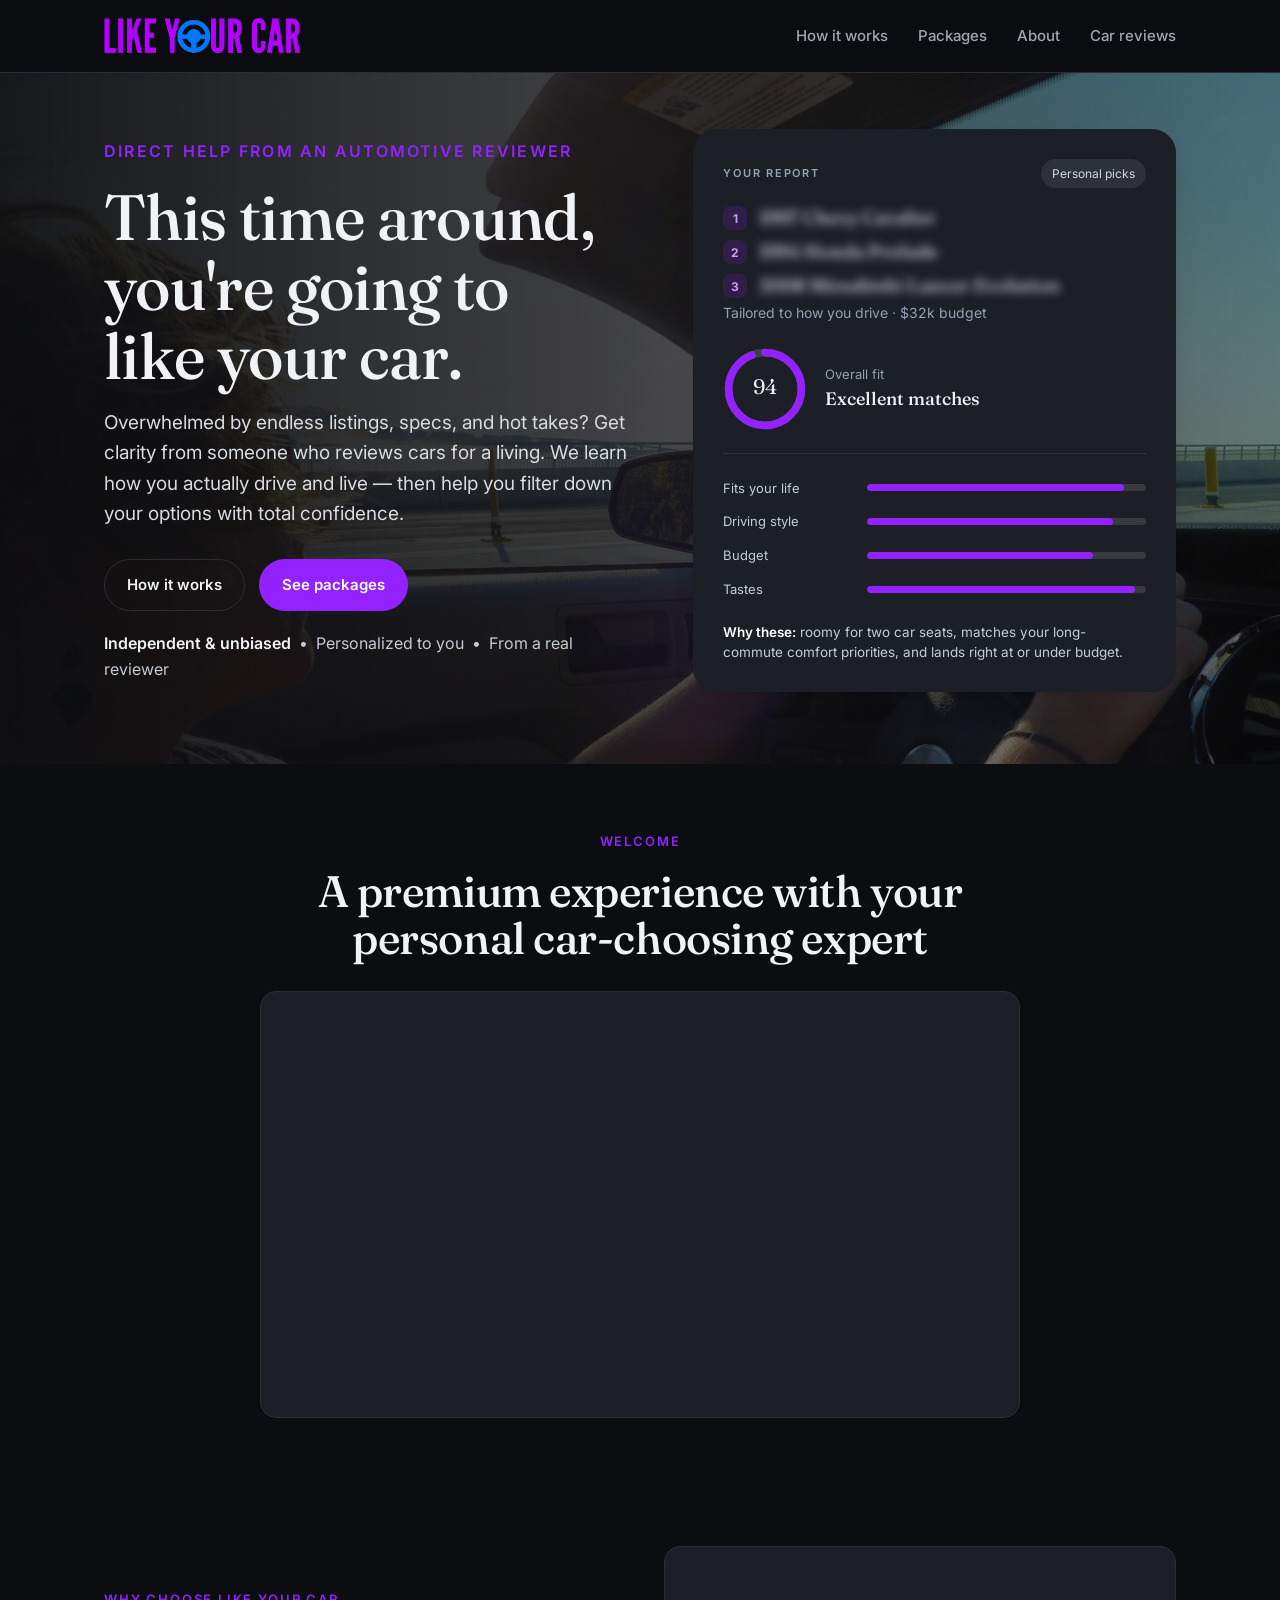
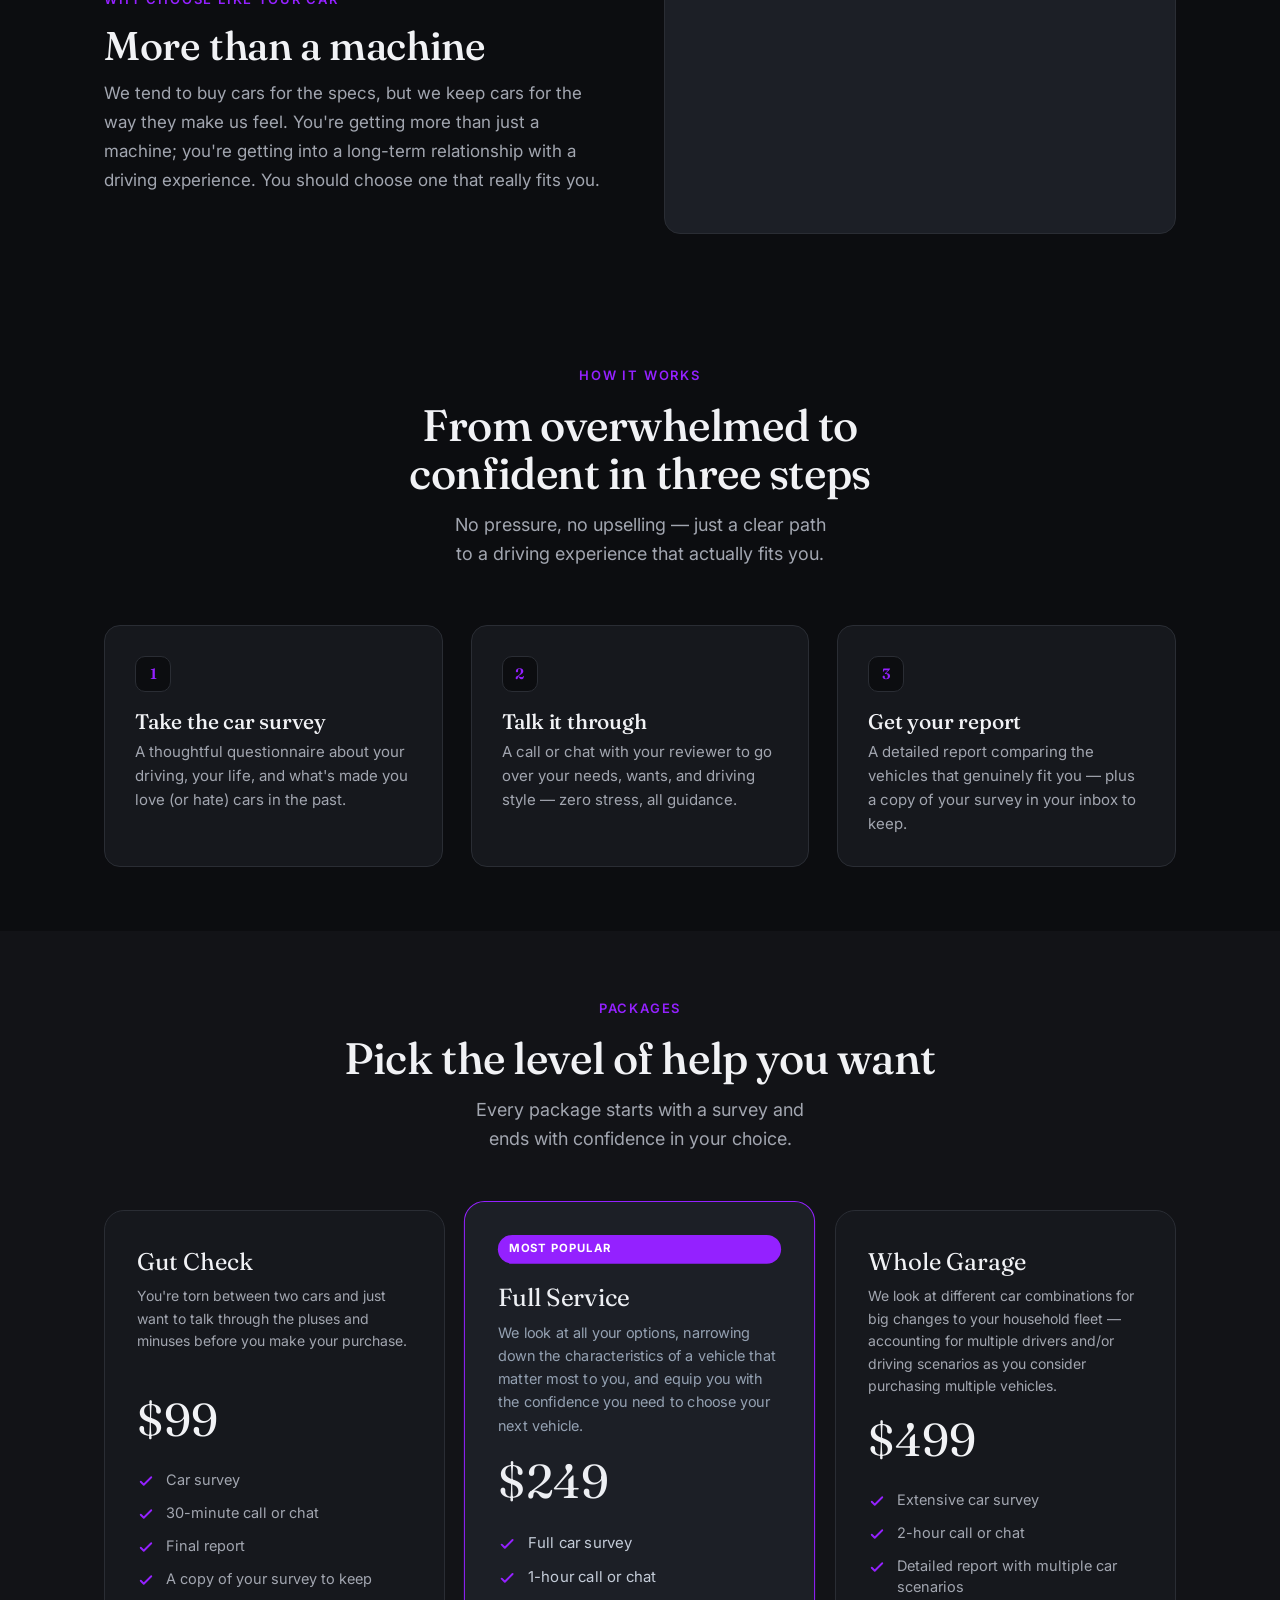
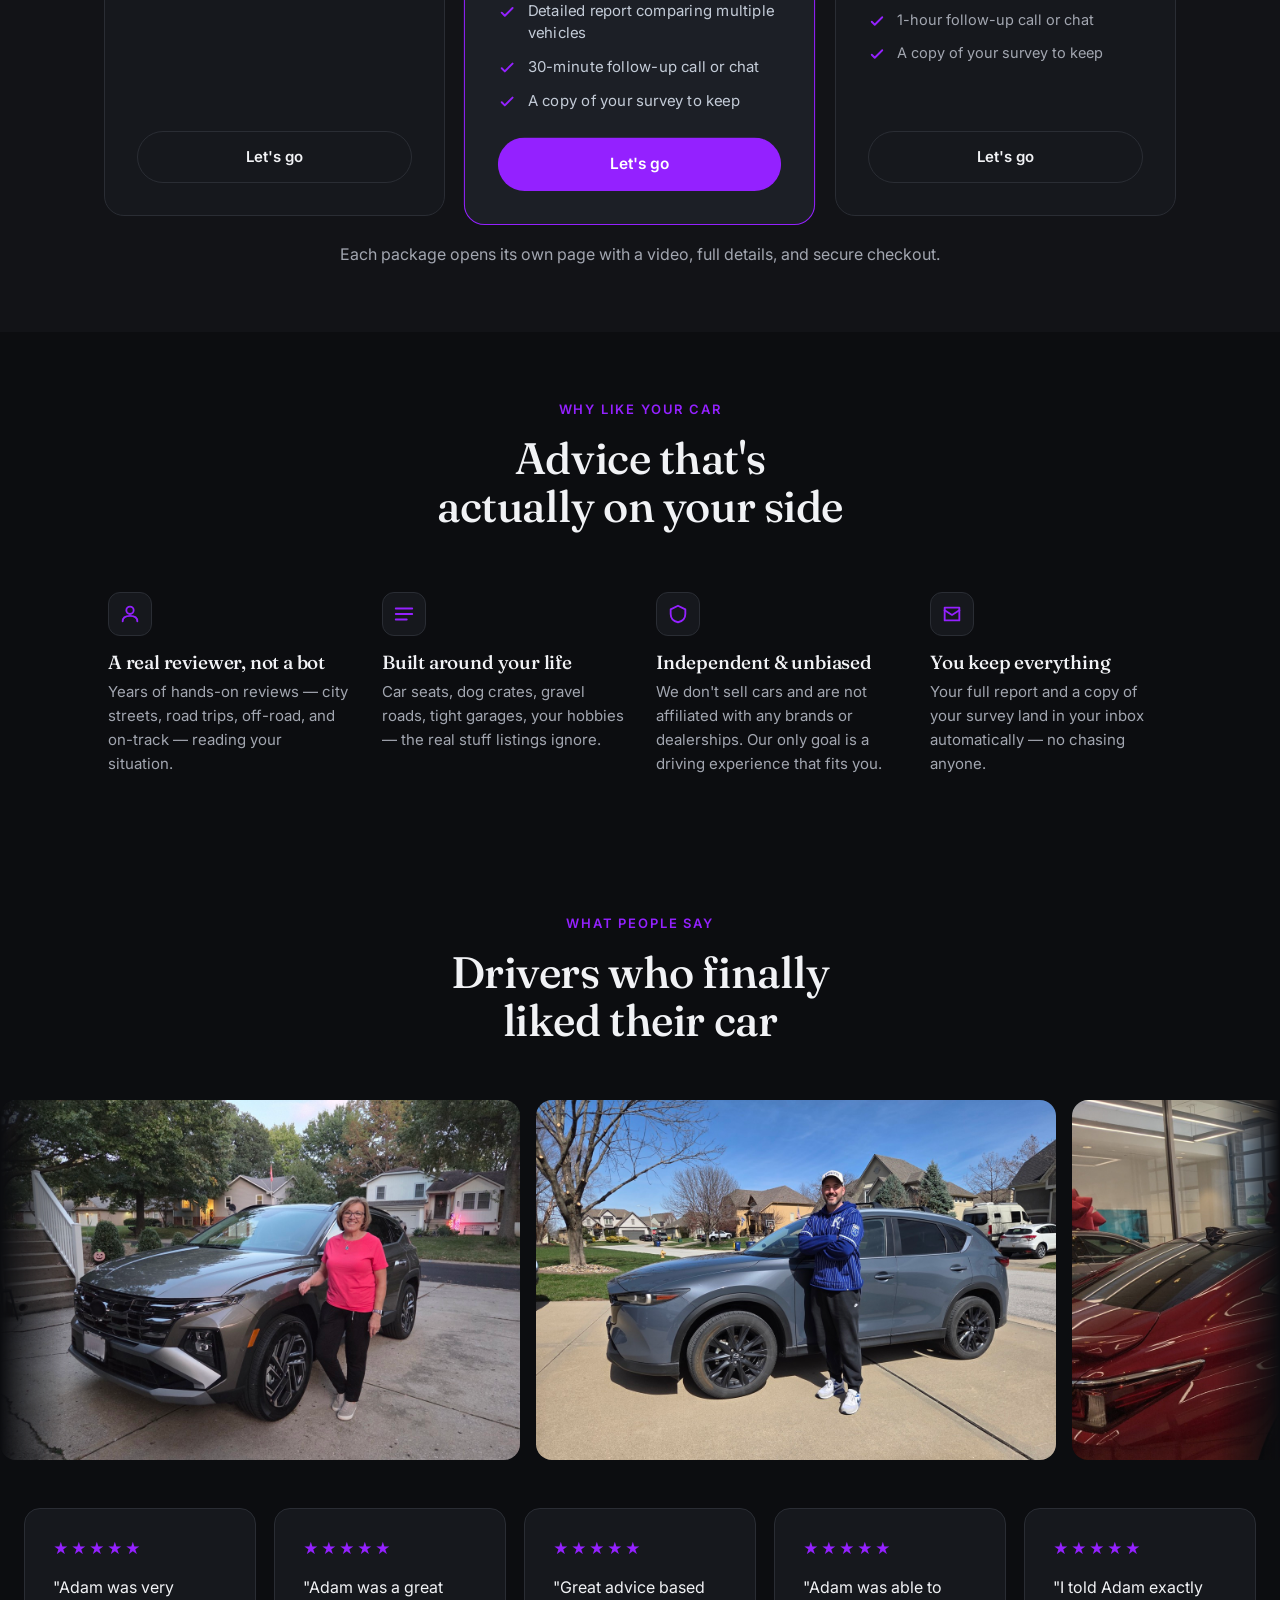
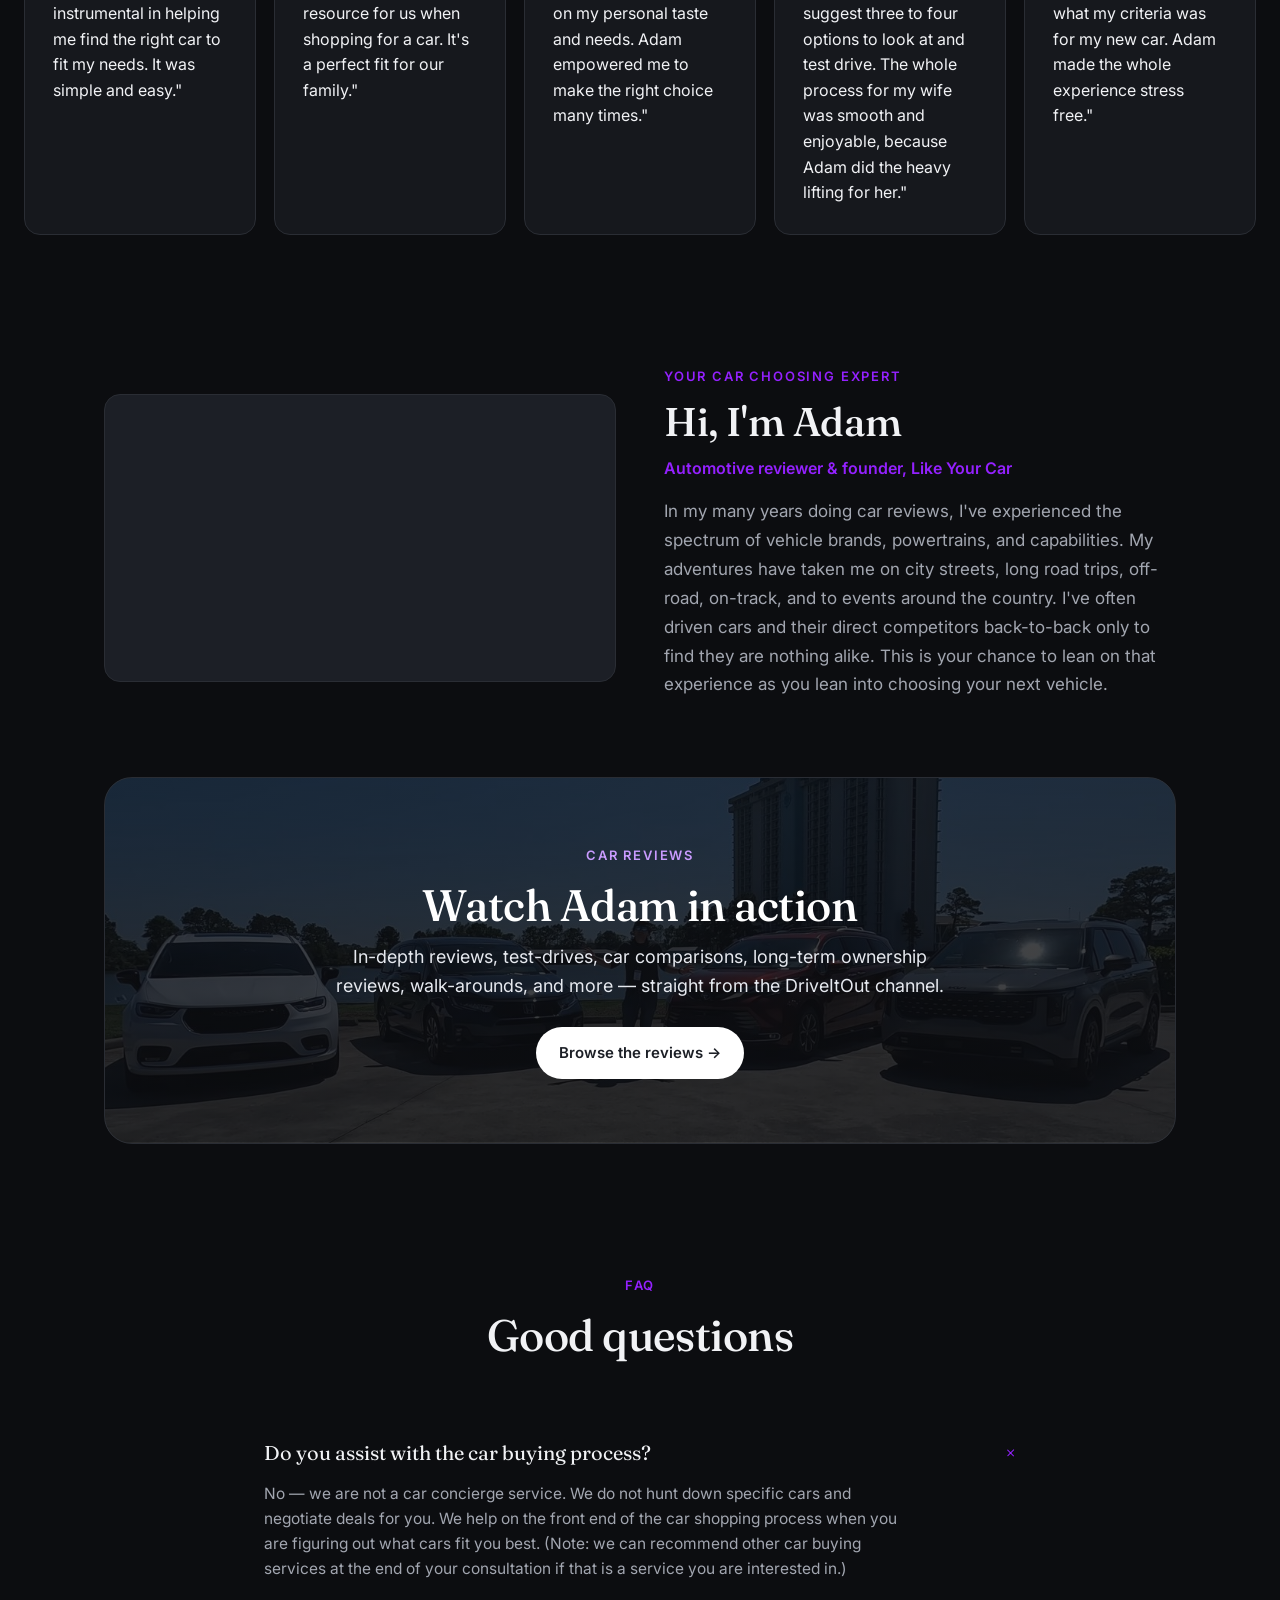
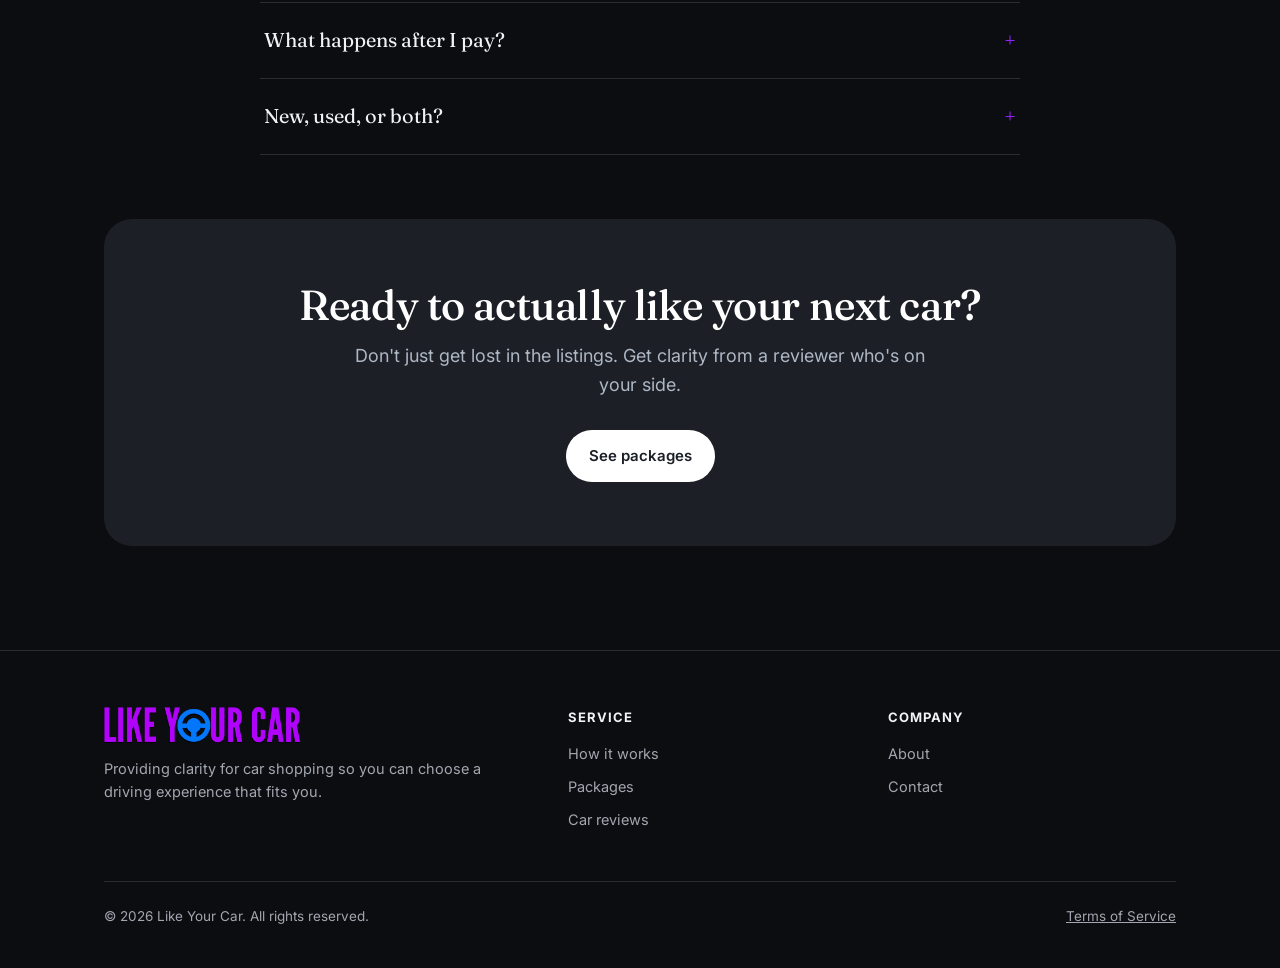
<file: index.html>
<!DOCTYPE html>
<html lang="en">
<head>
<meta charset="UTF-8">
<meta name="viewport" content="width=device-width, initial-scale=1.0">
<!-- Google tag (gtag.js) -->
<script async src="https://www.googletagmanager.com/gtag/js?id=G-8H4JYPQMRT"></script>
<script>
  window.dataLayer = window.dataLayer || [];
  function gtag(){dataLayer.push(arguments);}
  gtag('js', new Date());
  gtag('config', 'G-8H4JYPQMRT');
</script>
<title>Like Your Car — Clarity for car shopping, from a real reviewer</title>
<meta name="description" content="Direct help from an automotive reviewer. We learn how you drive and live, then help you choose your next vehicle with confidence.">
<link rel="icon" type="image/png" href="assets/favicon.png">
<link rel="apple-touch-icon" href="assets/apple-touch-icon.png">
<link rel="preconnect" href="https://fonts.googleapis.com">
<link rel="preconnect" href="https://fonts.gstatic.com" crossorigin>
<link href="https://fonts.googleapis.com/css2?family=Fraunces:ital,opsz,wght@0,9..144,400;0,9..144,500;0,9..144,600;1,9..144,400;1,9..144,500&family=Inter:wght@400;500;600;700&display=swap" rel="stylesheet">
<style>
  :root{
    --bg:#0C0D10; --surface:#16181D; --ink:#F1F2F5; --muted:#A2A6B0;
    --line:#2A2D34; --accent:#9421FF; --accent-ink:#A855FF; --slate:#1C1F26;
    --radius:16px; --shadow:0 1px 2px rgba(20,20,30,.04), 0 16px 36px -16px rgba(20,20,30,.20);
    --container:1120px;
  }
  *{box-sizing:border-box;margin:0;padding:0}
  html{scroll-behavior:smooth}
  body{font-family:'Inter',system-ui,sans-serif;background:var(--bg);color:var(--ink);line-height:1.6;-webkit-font-smoothing:antialiased}
  .container{max-width:var(--container);margin:0 auto;padding:0 24px}
  h1,h2,h3{font-family:'Fraunces',Georgia,serif;font-weight:500;line-height:1.08;letter-spacing:-.01em;text-wrap:balance}
  a{color:inherit;text-decoration:none}
  section{padding:64px 0}
  .eyebrow{font-weight:600;font-size:13px;letter-spacing:.14em;text-transform:uppercase;color:var(--accent)}
  .section-head{max-width:38em;margin:0 auto 56px;text-align:center}
  .section-head h2{font-size:clamp(30px,4vw,44px);margin:14px 0}
  .section-head p{color:var(--muted);font-size:18px;text-wrap:balance}
  .btn{display:inline-flex;align-items:center;gap:8px;font-weight:600;font-size:15px;padding:13px 22px;border-radius:999px;border:1px solid transparent;cursor:pointer;transition:.18s ease;font-family:'Inter'}
  .btn-primary{background:var(--accent);color:#fff}
  .btn-primary:hover{background:var(--accent-ink);transform:translateY(-1px)}
  .btn-ghost{background:transparent;border-color:var(--line);color:var(--ink)}
  .btn-ghost:hover{border-color:var(--ink)}
  .btn-light{background:#fff;color:var(--slate)}
  .btn-light:hover{transform:translateY(-1px)}

  header{position:sticky;top:0;z-index:50;background:rgba(12,13,16,.82);backdrop-filter:blur(10px);border-bottom:1px solid var(--line)}
  .nav{display:flex;align-items:center;justify-content:space-between;height:72px}
  .brand{display:flex;align-items:center;gap:11px;font-family:'Fraunces';font-size:21px;font-weight:600}
  .brand .mark{width:32px;height:32px;border-radius:9px;background:var(--accent);display:grid;place-items:center;color:#fff;font-family:'Fraunces';font-size:19px}
  .brand .logo{height:36px;width:auto;display:block}
  .nav-links{display:flex;gap:30px;align-items:center;font-size:15px;font-weight:500;color:var(--muted)}
  .nav-links a:hover{color:var(--ink)}
  .nav-cta{display:flex;gap:12px;align-items:center}

  .hero{padding:56px 0 72px;background-image:linear-gradient(90deg,rgba(12,13,16,.95),rgba(12,13,16,.80) 45%,rgba(12,13,16,.5)),url('assets/hero.jpg');background-size:cover;background-position:center}
  .hero-grid{display:grid;grid-template-columns:1.05fr .95fr;gap:56px;align-items:center}
  .hero h1{font-size:clamp(40px,5.4vw,64px);margin:18px 0}
  .hero .lead{font-size:19px;color:var(--muted);max-width:31em;margin-bottom:30px}
  .hero-cta{display:flex;gap:14px;flex-wrap:wrap;align-items:center}
  .hero-note{margin-top:20px;font-size:14px;color:var(--muted)}
  .hero-note b{color:var(--ink);font-weight:600}
  .hero .lead{color:#D8DBE1}
  .hero .hero-note{color:#C6CAD2}

  .report{background:var(--slate);border-radius:24px;padding:30px;color:#EDEFF3;box-shadow:var(--shadow)}
  .rc-head{display:flex;justify-content:space-between;align-items:center;margin-bottom:18px}
  .rc-tag{font-size:11px;letter-spacing:.16em;text-transform:uppercase;color:#94A1B2;font-weight:600}
  .rc-pill{font-size:12px;color:#cfd6e0;background:rgba(255,255,255,.08);padding:5px 11px;border-radius:99px}
  .rc-car{font-family:'Fraunces';font-size:28px;line-height:1.1}
  .rc-sub{color:#94A1B2;font-size:14px;margin:4px 0 22px}
  .rc-picks{display:flex;flex-direction:column;gap:10px;margin:2px 0}
  .rc-pick{display:flex;align-items:center;gap:12px}
  .rc-pick .rc-rank{flex:none;width:24px;height:24px;border-radius:7px;background:rgba(148,33,255,.16);color:#C99BFF;font-size:12px;font-weight:700;display:grid;place-items:center}
  .rc-pick .rc-name{font-family:'Fraunces';font-size:19px;line-height:1.15;color:#EDEFF3;filter:blur(5px);-webkit-user-select:none;user-select:none}
  .donut{display:flex;align-items:center;gap:18px;margin-bottom:24px;padding-bottom:22px;border-bottom:1px solid rgba(255,255,255,.09)}
  .donut svg{flex:none}
  .donut .d-label{font-size:13px;color:#94A1B2}
  .donut .d-label b{display:block;font-family:'Fraunces';font-size:18px;color:#EDEFF3;font-weight:500}
  .bars{display:flex;flex-direction:column;gap:13px}
  .bar-row{display:grid;grid-template-columns:130px 1fr;gap:14px;align-items:center;font-size:13px;color:#C4CCD8}
  .track{height:7px;background:rgba(255,255,255,.12);border-radius:99px;overflow:hidden}
  .fill{height:100%;background:var(--accent);border-radius:99px}
  .rc-why{margin-top:22px;font-size:13.5px;color:#C4CCD8;line-height:1.5}
  .rc-why b{color:#fff;font-weight:600}

  .quote-band{background:#121317;text-align:center}
  .quote-band .q{font-family:'Fraunces';font-style:italic;font-weight:400;font-size:clamp(24px,3.6vw,40px);line-height:1.25;max-width:17em;margin:0 auto;color:var(--ink)}
  .quote-band .q-by{margin-top:22px;font-size:13px;letter-spacing:.12em;text-transform:uppercase;color:var(--accent);font-weight:600}

  .steps{display:grid;grid-template-columns:repeat(3,1fr);gap:28px}
  .step{background:var(--surface);border:1px solid var(--line);border-radius:var(--radius);padding:30px}
  .step .num{font-family:'Fraunces';font-size:15px;width:36px;height:36px;border-radius:10px;background:var(--bg);color:var(--accent);display:grid;place-items:center;font-weight:600;margin-bottom:18px;border:1px solid var(--line)}
  .step h3{font-size:21px;margin-bottom:8px}
  .step p{color:var(--muted);font-size:15px}

  .pricing{background:#121317}
  .tiers{display:grid;grid-template-columns:repeat(3,1fr);gap:24px;align-items:stretch}
  .tier{background:var(--surface);border:1px solid var(--line);border-radius:20px;padding:32px;display:flex;flex-direction:column;transition:.2s ease}
  .tier:hover{transform:translateY(-4px);box-shadow:var(--shadow)}
  .tier.popular{background:var(--slate);color:#EDEFF3;border-color:var(--accent);transform:scale(1.03)}
  .tier.popular:hover{transform:scale(1.03) translateY(-4px)}
  .tier .t-name{font-family:'Fraunces';font-size:24px;margin-bottom:4px}
  .tier .t-tag{font-size:14px;color:var(--muted);margin-bottom:20px;min-height:92px}
  .tier.popular .t-tag{color:#94A1B2}
  .badge{display:inline-block;font-size:11px;font-weight:700;letter-spacing:.1em;text-transform:uppercase;color:#fff;background:var(--accent);padding:5px 11px;border-radius:99px;margin-bottom:14px}
  .price{font-family:'Fraunces';font-size:46px;line-height:1;margin-bottom:4px}
  .price span{font-family:'Inter';font-size:15px;font-weight:500;color:var(--muted)}
  .tier.popular .price span{color:#94A1B2}
  .feat{list-style:none;margin:22px 0 26px;display:flex;flex-direction:column;gap:12px;flex:1}
  .feat li{display:flex;gap:11px;font-size:14.5px;color:var(--muted);line-height:1.45}
  .tier.popular .feat li{color:#C4CCD8}
  .feat svg{flex:none;margin-top:3px;color:var(--accent)}
  .price-foot{text-align:center;margin-top:26px;font-size:13px;color:var(--muted)}

  .why-grid{display:grid;grid-template-columns:repeat(4,1fr);gap:24px}
  .why{padding:6px 4px}
  .why .ic{width:44px;height:44px;border-radius:12px;background:var(--surface);border:1px solid var(--line);display:grid;place-items:center;color:var(--accent);margin-bottom:16px}
  .why h3{font-size:19px;margin-bottom:7px}
  .why p{color:var(--muted);font-size:15px}

  .about-grid{display:grid;grid-template-columns:240px 1fr;gap:48px;align-items:center}
  .about-photo{width:220px;height:220px;border-radius:24px;background:var(--slate);display:grid;place-items:center;color:#8794A6;font-size:13px;text-align:center;padding:20px;border:1px solid var(--line);justify-self:center;line-height:1.5}
  .about-body h2{font-size:clamp(28px,3.6vw,40px);margin-bottom:6px}
  .about-body .role{color:var(--accent);font-weight:600;margin-bottom:16px}
  .about-body p{color:var(--muted);font-size:16px;margin-bottom:14px;max-width:42em}

  .mrow{display:grid;grid-template-columns:1fr 1fr;gap:48px;align-items:center}
  .mrow h2{font-size:clamp(28px,3.6vw,40px);margin:12px 0}
  .mrow p{color:var(--muted);font-size:17px;line-height:1.7;max-width:42em}
  .vid{position:relative;aspect-ratio:16/9;border-radius:var(--radius);overflow:hidden;border:1px solid var(--line);background:var(--slate)}
  .vid iframe{position:absolute;inset:0;width:100%;height:100%;border:0}
  .vintro{text-align:center}
  .vwrap{max-width:760px;margin:28px auto 0;position:relative;aspect-ratio:16/9;border-radius:var(--radius);overflow:hidden;border:1px solid var(--line);background:var(--slate)}
  .vwrap iframe{position:absolute;inset:0;width:100%;height:100%;border:0}

  .tlist{display:grid;grid-template-columns:repeat(5,minmax(0,1fr));gap:18px;padding:0 24px}
  @media(max-width:1200px){.tlist{grid-template-columns:repeat(3,minmax(0,1fr))}}
  @media(max-width:760px){.tlist{grid-template-columns:repeat(2,minmax(0,1fr))}}
  @media(max-width:480px){.tlist{grid-template-columns:1fr}}
  .tcard{background:var(--surface);border:1px solid var(--line);border-radius:var(--radius);padding:28px;display:flex;flex-direction:column}
  .tcard .stars{color:var(--accent);font-size:15px;letter-spacing:2px;margin-bottom:14px}
  .tcard .quote{font-size:16px;color:var(--ink);line-height:1.6;flex:1}
  .tcard .by{margin-top:18px;font-size:13px;color:var(--muted);font-weight:500;letter-spacing:.02em}

  .carousel{display:flex;gap:16px;overflow-x:auto;scroll-snap-type:x mandatory;scroll-padding-left:24px;padding:4px 24px 8px;margin-bottom:48px}
  .slide{flex:0 0 min(520px,84vw);scroll-snap-align:start}
  .slide .ph{height:220px;border-radius:var(--radius);background:var(--slate);display:grid;place-items:center;color:#8794A6;font-size:13px;text-align:center;padding:20px;border:1px solid var(--line)}
  .slide .cap{margin-top:12px;font-size:14px;color:var(--muted)}
  .slide .cap b{color:var(--ink);font-weight:600;display:block}
  .slide img{width:100%;height:360px;object-fit:cover;border-radius:var(--radius);display:block;background:var(--slate)}
  .marquee{overflow:hidden;margin-bottom:48px;-webkit-mask-image:linear-gradient(90deg,transparent,#000 5%,#000 95%,transparent);mask-image:linear-gradient(90deg,transparent,#000 5%,#000 95%,transparent)}
  .marquee-track{display:flex;width:max-content;animation:marquee-scroll 70s linear infinite}
  .marquee:hover .marquee-track{animation-play-state:paused}
  .marquee img{width:520px;height:360px;object-fit:cover;border-radius:var(--radius);display:block;background:var(--slate);flex:none;margin-right:16px}
  @keyframes marquee-scroll{from{transform:translateX(0)}to{transform:translateX(-50%)}}
  @media(max-width:760px){.marquee img{width:300px;height:220px}}
  @media(prefers-reduced-motion:reduce){.marquee{overflow-x:auto}.marquee-track{animation:none}}

  details{border-bottom:1px solid var(--line);padding:20px 4px}
  summary{font-family:'Fraunces';font-size:20px;cursor:pointer;list-style:none;display:flex;justify-content:space-between;align-items:center;gap:16px}
  summary::-webkit-details-marker{display:none}
  summary .plus{flex:none;color:var(--accent);font-size:22px;transition:.2s}
  details[open] summary .plus{transform:rotate(45deg)}
  details p{color:var(--muted);font-size:15.5px;margin-top:12px;max-width:64ch}
  .faq{max-width:760px;margin:0 auto}

  .cta-band{background:var(--slate);color:#fff;border-radius:28px;padding:64px;text-align:center}
  .cta-band h2{font-size:clamp(30px,4vw,42px);margin-bottom:14px}
  .cta-band p{color:#AEB7C4;font-size:18px;margin-bottom:30px;max-width:34em;margin-left:auto;margin-right:auto}
  .reviews-band{position:relative;border-radius:28px;overflow:hidden;padding:clamp(40px,6vw,64px) 28px;text-align:center;border:1px solid var(--line);background-image:linear-gradient(rgba(12,13,16,.74),rgba(12,13,16,.82)),url('assets/reviews/minivans.jpg');background-size:cover;background-position:center}
  .reviews-band .eyebrow{color:#C99BFF}
  .reviews-band h2{color:#fff}
  .reviews-band .section-head p{color:#E6E9EF}

  footer{border-top:1px solid var(--line);padding:56px 0 40px;margin-top:40px}
  .foot-grid{display:grid;grid-template-columns:1.5fr 1fr 1fr;gap:32px;margin-bottom:40px}
  .foot-brand p{color:var(--muted);font-size:14.5px;margin-top:14px;max-width:26em}
  .foot-col h4{font-size:13px;letter-spacing:.08em;text-transform:uppercase;color:var(--ink);margin-bottom:14px}
  .foot-col a{display:block;color:var(--muted);font-size:14.5px;margin-bottom:10px}
  .foot-col a:hover{color:var(--ink)}
  .foot-bottom{display:flex;justify-content:space-between;align-items:center;border-top:1px solid var(--line);padding-top:24px;color:var(--muted);font-size:13.5px;flex-wrap:wrap;gap:10px}

  @media(max-width:900px){
    section{padding:48px 0}
    .hero-grid{grid-template-columns:1fr;gap:40px}
    .steps,.tiers,.why-grid,.mrow{grid-template-columns:1fr}
    .tier.popular{transform:none}
    .tier.popular:hover{transform:translateY(-4px)}
    .why-grid{grid-template-columns:1fr 1fr}
    .about-grid{grid-template-columns:1fr;gap:28px;text-align:center}
    .about-body p{margin-left:auto;margin-right:auto}
    .nav-links{display:none}
    .foot-grid{grid-template-columns:1fr 1fr}
    .cta-band{padding:44px 24px}
    .tier .t-tag{min-height:0}
  }
  @media(max-width:560px){.why-grid{grid-template-columns:1fr}.foot-grid{grid-template-columns:1fr}}
</style>
</head>
<body>

<header>
  <div class="container nav">
    <div class="brand"><img class="logo" src="assets/logo.png" alt="Like Your Car"></div>
    <nav class="nav-links">
      <a href="#how">How it works</a>
      <a href="#pricing">Packages</a>
      <a href="#about">About</a>
      <a href="car-reviews.html">Car reviews</a>
    </nav>  </div>
</header>

<!-- HERO -->
<div class="hero">
  <div class="container hero-grid">
    <div>
      <span class="eyebrow" style="font-size:16px">Direct help from an automotive reviewer</span>
      <h1>This time around, you're going to like your car.</h1>
      <p class="lead">Overwhelmed by endless listings, specs, and hot takes? Get clarity from someone who reviews cars for a living. We learn how you actually drive and live — then help you filter down your options with total confidence.</p>
      <div class="hero-cta">
        <a href="#how" class="btn btn-ghost">How it works</a>
        <a href="#pricing" class="btn btn-primary">See packages</a>
      </div>
      <p class="hero-note" style="font-size:16px"><b>Independent &amp; unbiased</b> &nbsp;•&nbsp; Personalized to you &nbsp;•&nbsp; From a real reviewer</p>
    </div>
    <div class="report">
      <div class="rc-head"><span class="rc-tag">Your Report</span><span class="rc-pill">Personal picks</span></div>
      <div class="rc-picks">
        <div class="rc-pick"><span class="rc-rank">1</span><span class="rc-name">1997 Chevy Cavalier</span></div>
        <div class="rc-pick"><span class="rc-rank">2</span><span class="rc-name">1994 Honda Prelude</span></div>
        <div class="rc-pick"><span class="rc-rank">3</span><span class="rc-name">2008 Mitsubishi Lancer Evolution</span></div>
      </div>
      <div class="rc-sub">Tailored to how you drive · $32k budget</div>
      <div class="donut">
        <svg width="84" height="84" viewBox="0 0 120 120">
          <circle cx="60" cy="60" r="52" fill="none" stroke="rgba(255,255,255,.14)" stroke-width="11"/>
          <circle cx="60" cy="60" r="52" fill="none" stroke="#9421FF" stroke-width="11" stroke-linecap="round" stroke-dasharray="326.7" stroke-dashoffset="19.6" transform="rotate(-90 60 60)"/>
          <text x="60" y="67" text-anchor="middle" fill="#EDEFF3" font-family="Fraunces, serif" font-size="30">94</text>
        </svg>
        <div class="d-label">Overall fit<b>Excellent matches</b></div>
      </div>
      <div class="bars">
        <div class="bar-row"><span>Fits your life</span><div class="track"><div class="fill" style="width:92%"></div></div></div>
        <div class="bar-row"><span>Driving style</span><div class="track"><div class="fill" style="width:88%"></div></div></div>
        <div class="bar-row"><span>Budget</span><div class="track"><div class="fill" style="width:81%"></div></div></div>
        <div class="bar-row"><span>Tastes</span><div class="track"><div class="fill" style="width:96%"></div></div></div>
      </div>
      <p class="rc-why"><b>Why these:</b> roomy for two car seats, matches your long-commute comfort priorities, and lands right at or under budget.</p>
    </div>
  </div>
</div>

<!-- WELCOME / INTRO VIDEO -->
<section class="vintro">
  <div class="container">
    <div class="section-head" style="margin-bottom:0;max-width:900px">
      <span class="eyebrow">Welcome</span>
      <h2>A premium experience with your personal car-choosing expert</h2>
    </div>
    <div class="vwrap"><iframe src="https://www.youtube.com/embed/O5FqHeXW_xw?enablejsapi=1&amp;playsinline=1" title="Welcome to Like Your Car" loading="lazy" referrerpolicy="strict-origin-when-cross-origin" allow="accelerometer; autoplay; clipboard-write; encrypted-media; gyroscope; picture-in-picture" allowfullscreen></iframe></div>
  </div>
</section>

<!-- WHY CHOOSE -->
<section id="why-choose">
  <div class="container">
    <div class="mrow">
      <div>
        <span class="eyebrow">Why choose Like Your Car</span>
        <h2>More than a machine</h2>
        <p>We tend to buy cars for the specs, but we keep cars for the way they make us feel. You're getting more than just a machine; you're getting into a long-term relationship with a driving experience. You should choose one that really fits you.</p>
      </div>
      <div class="vid"><iframe src="https://www.youtube.com/embed/bXqjcGJLchI?enablejsapi=1&amp;playsinline=1" title="Why Choose Like Your Car" loading="lazy" referrerpolicy="strict-origin-when-cross-origin" allow="accelerometer; autoplay; clipboard-write; encrypted-media; gyroscope; picture-in-picture" allowfullscreen></iframe></div>
    </div>
  </div>
</section>

<!-- HOW IT WORKS -->
<section id="how">
  <div class="container">
    <div class="section-head">
      <span class="eyebrow">How it works</span>
      <h2>From overwhelmed to confident in three steps</h2>
      <p>No pressure, no upselling — just a clear path to a driving experience that actually fits you.</p>
    </div>
    <div class="steps">
      <div class="step">
        <div class="num">1</div>
        <h3>Take the car survey</h3>
        <p>A thoughtful questionnaire about your driving, your life, and what's made you love (or hate) cars in the past.</p>
      </div>
      <div class="step">
        <div class="num">2</div>
        <h3>Talk it through</h3>
        <p>A call or chat with your reviewer to go over your needs, wants, and driving style — zero stress, all guidance.</p>
      </div>
      <div class="step">
        <div class="num">3</div>
        <h3>Get your report</h3>
        <p>A detailed report comparing the vehicles that genuinely fit you — plus a copy of your survey in your inbox to keep.</p>
      </div>
    </div>
  </div>
</section>

<!-- PRICING -->
<section id="pricing" class="pricing">
  <div class="container">
    <div class="section-head">
      <span class="eyebrow">Packages</span>
      <h2>Pick the level of help you want</h2>
      <p>Every package starts with a survey and ends with confidence in your choice.</p>
    </div>
    <div class="tiers">
      <div class="tier">
        <div class="t-name">Gut Check</div>
        <div class="t-tag">You're torn between two cars and just want to talk through the pluses and minuses before you make your purchase.</div>
        <div class="price">$99</div>
        <ul class="feat">
          <li><svg width="18" height="18" viewBox="0 0 24 24" fill="none" stroke="currentColor" stroke-width="2.5"><path d="M5 13l4 4L19 7" stroke-linecap="round" stroke-linejoin="round"/></svg>Car survey</li>
          <li><svg width="18" height="18" viewBox="0 0 24 24" fill="none" stroke="currentColor" stroke-width="2.5"><path d="M5 13l4 4L19 7" stroke-linecap="round" stroke-linejoin="round"/></svg>30-minute call or chat</li>
          <li><svg width="18" height="18" viewBox="0 0 24 24" fill="none" stroke="currentColor" stroke-width="2.5"><path d="M5 13l4 4L19 7" stroke-linecap="round" stroke-linejoin="round"/></svg>Final report</li>
          <li><svg width="18" height="18" viewBox="0 0 24 24" fill="none" stroke="currentColor" stroke-width="2.5"><path d="M5 13l4 4L19 7" stroke-linecap="round" stroke-linejoin="round"/></svg>A copy of your survey to keep</li>
        </ul>
        <a href="gut-check.html" class="btn btn-ghost" style="justify-content:center">Let's go</a>
      </div>
      <div class="tier popular">
        <span class="badge">Most popular</span>
        <div class="t-name">Full Service</div>
        <div class="t-tag">We look at all your options, narrowing down the characteristics of a vehicle that matter most to you, and equip you with the confidence you need to choose your next vehicle.</div>
        <div class="price">$249</div>
        <ul class="feat">
          <li><svg width="18" height="18" viewBox="0 0 24 24" fill="none" stroke="currentColor" stroke-width="2.5"><path d="M5 13l4 4L19 7" stroke-linecap="round" stroke-linejoin="round"/></svg>Full car survey</li>
          <li><svg width="18" height="18" viewBox="0 0 24 24" fill="none" stroke="currentColor" stroke-width="2.5"><path d="M5 13l4 4L19 7" stroke-linecap="round" stroke-linejoin="round"/></svg>1-hour call or chat</li>
          <li><svg width="18" height="18" viewBox="0 0 24 24" fill="none" stroke="currentColor" stroke-width="2.5"><path d="M5 13l4 4L19 7" stroke-linecap="round" stroke-linejoin="round"/></svg>Detailed report comparing multiple vehicles</li>
          <li><svg width="18" height="18" viewBox="0 0 24 24" fill="none" stroke="currentColor" stroke-width="2.5"><path d="M5 13l4 4L19 7" stroke-linecap="round" stroke-linejoin="round"/></svg>30-minute follow-up call or chat</li>
          <li><svg width="18" height="18" viewBox="0 0 24 24" fill="none" stroke="currentColor" stroke-width="2.5"><path d="M5 13l4 4L19 7" stroke-linecap="round" stroke-linejoin="round"/></svg>A copy of your survey to keep</li>
        </ul>
        <a href="full-service.html" class="btn btn-primary" style="justify-content:center">Let's go</a>
      </div>
      <div class="tier">
        <div class="t-name">Whole Garage</div>
        <div class="t-tag">We look at different car combinations for big changes to your household fleet — accounting for multiple drivers and/or driving scenarios as you consider purchasing multiple vehicles.</div>
        <div class="price">$499</div>
        <ul class="feat">
          <li><svg width="18" height="18" viewBox="0 0 24 24" fill="none" stroke="currentColor" stroke-width="2.5"><path d="M5 13l4 4L19 7" stroke-linecap="round" stroke-linejoin="round"/></svg>Extensive car survey</li>
          <li><svg width="18" height="18" viewBox="0 0 24 24" fill="none" stroke="currentColor" stroke-width="2.5"><path d="M5 13l4 4L19 7" stroke-linecap="round" stroke-linejoin="round"/></svg>2-hour call or chat</li>
          <li><svg width="18" height="18" viewBox="0 0 24 24" fill="none" stroke="currentColor" stroke-width="2.5"><path d="M5 13l4 4L19 7" stroke-linecap="round" stroke-linejoin="round"/></svg>Detailed report with multiple car scenarios</li>
          <li><svg width="18" height="18" viewBox="0 0 24 24" fill="none" stroke="currentColor" stroke-width="2.5"><path d="M5 13l4 4L19 7" stroke-linecap="round" stroke-linejoin="round"/></svg>1-hour follow-up call or chat</li>
          <li><svg width="18" height="18" viewBox="0 0 24 24" fill="none" stroke="currentColor" stroke-width="2.5"><path d="M5 13l4 4L19 7" stroke-linecap="round" stroke-linejoin="round"/></svg>A copy of your survey to keep</li>
        </ul>
        <a href="whole-garage.html" class="btn btn-ghost" style="justify-content:center">Let's go</a>
      </div>
    </div>
    <p class="price-foot" style="font-size:16px">Each package opens its own page with a video, full details, and secure checkout.</p>
  </div>
</section>

<!-- WHY US -->
<section id="why">
  <div class="container">
    <div class="section-head">
      <span class="eyebrow">Why Like Your Car</span>
      <h2>Advice that's actually on your side</h2>
    </div>
    <div class="why-grid">
      <div class="why">
        <div class="ic"><svg width="22" height="22" viewBox="0 0 24 24" fill="none" stroke="currentColor" stroke-width="2"><circle cx="12" cy="8" r="4"/><path d="M4 20c0-4 3.5-6 8-6s8 2 8 6" stroke-linecap="round"/></svg></div>
        <h3>A real reviewer, not a bot</h3>
        <p>Years of hands-on reviews — city streets, road trips, off-road, and on-track — reading your situation.</p>
      </div>
      <div class="why">
        <div class="ic"><svg width="22" height="22" viewBox="0 0 24 24" fill="none" stroke="currentColor" stroke-width="2"><path d="M3 12h18M3 6h18M3 18h12" stroke-linecap="round"/></svg></div>
        <h3>Built around your life</h3>
        <p>Car seats, dog crates, gravel roads, tight garages, your hobbies — the real stuff listings ignore.</p>
      </div>
      <div class="why">
        <div class="ic"><svg width="22" height="22" viewBox="0 0 24 24" fill="none" stroke="currentColor" stroke-width="2"><path d="M12 3l8 4v5c0 5-3.5 8-8 9-4.5-1-8-4-8-9V7z" stroke-linejoin="round"/></svg></div>
        <h3>Independent &amp; unbiased</h3>
        <p>We don't sell cars and are not affiliated with any brands or dealerships. Our only goal is a driving experience that fits you.</p>
      </div>
      <div class="why">
        <div class="ic"><svg width="22" height="22" viewBox="0 0 24 24" fill="none" stroke="currentColor" stroke-width="2"><path d="M4 5h16v14H4z" stroke-linejoin="round"/><path d="M4 8l8 5 8-5" stroke-linecap="round" stroke-linejoin="round"/></svg></div>
        <h3>You keep everything</h3>
        <p>Your full report and a copy of your survey land in your inbox automatically — no chasing anyone.</p>
      </div>
    </div>
  </div>
</section>

<!-- TESTIMONIALS -->
<section id="reviews">
  <div class="container">
    <div class="section-head">
      <span class="eyebrow">What people say</span>
      <h2>Drivers who finally liked their car</h2>
    </div>
  </div>
  <div class="marquee" aria-label="Like Your Car customers with their vehicles">
    <div class="marquee-track">
      <img src="assets/gallery/car-4.jpg" alt="Like Your Car customer with their car" loading="lazy">
      <img src="assets/gallery/car-6.jpg" alt="Like Your Car customer with their car" loading="lazy">
      <img src="assets/gallery/car-7.jpg" alt="Like Your Car customer with their car" loading="lazy">
      <img src="assets/gallery/car-3.jpg" alt="Like Your Car customer with their car" loading="lazy">
      <img src="assets/gallery/car-8.jpg" alt="Like Your Car customer with their car" loading="lazy">
      <img src="assets/gallery/car-1.jpg" alt="Like Your Car customer with their car" loading="lazy">
      <img src="assets/gallery/car-5.jpg" alt="Like Your Car customer with their car" loading="lazy">
      <img src="assets/gallery/car-2.jpg" alt="Like Your Car customer with their car" loading="lazy">
      <img src="assets/gallery/car-4.jpg" alt="" aria-hidden="true" loading="lazy">
      <img src="assets/gallery/car-6.jpg" alt="" aria-hidden="true" loading="lazy">
      <img src="assets/gallery/car-7.jpg" alt="" aria-hidden="true" loading="lazy">
      <img src="assets/gallery/car-3.jpg" alt="" aria-hidden="true" loading="lazy">
      <img src="assets/gallery/car-8.jpg" alt="" aria-hidden="true" loading="lazy">
      <img src="assets/gallery/car-1.jpg" alt="" aria-hidden="true" loading="lazy">
      <img src="assets/gallery/car-5.jpg" alt="" aria-hidden="true" loading="lazy">
      <img src="assets/gallery/car-2.jpg" alt="" aria-hidden="true" loading="lazy">
    </div>
  </div>
  <div class="tlist">
      <div class="tcard"><div class="stars">★★★★★</div><p class="quote">"Adam was very instrumental in helping me find the right car to fit my needs. It was simple and easy."</p></div>
      <div class="tcard"><div class="stars">★★★★★</div><p class="quote">"Adam was a great resource for us when shopping for a car. It's a perfect fit for our family."</p></div>
      <div class="tcard"><div class="stars">★★★★★</div><p class="quote">"Great advice based on my personal taste and needs. Adam empowered me to make the right choice many times."</p></div>
      <div class="tcard"><div class="stars">★★★★★</div><p class="quote">"Adam was able to suggest three to four options to look at and test drive. The whole process for my wife was smooth and enjoyable, because Adam did the heavy lifting for her."</p></div>
      <div class="tcard"><div class="stars">★★★★★</div><p class="quote">"I told Adam exactly what my criteria was for my new car. Adam made the whole experience stress free."</p></div>
    </div>
</section>

<!-- ABOUT -->
<section id="about">
  <div class="container">
    <div class="mrow">
      <div class="vid"><iframe src="https://www.youtube.com/embed/JOKVqKVRmCA?enablejsapi=1&amp;playsinline=1" title="Your Car Choosing Expert" loading="lazy" referrerpolicy="strict-origin-when-cross-origin" allow="accelerometer; autoplay; clipboard-write; encrypted-media; gyroscope; picture-in-picture" allowfullscreen></iframe></div>
      <div class="about-body">
        <span class="eyebrow">Your car choosing expert</span>
        <h2>Hi, I'm Adam</h2>
        <div class="role">Automotive reviewer &amp; founder, Like Your Car</div>
        <p>In my many years doing car reviews, I've experienced the spectrum of vehicle brands, powertrains, and capabilities. My adventures have taken me on city streets, long road trips, off-road, on-track, and to events around the country. I've often driven cars and their direct competitors back-to-back only to find they are nothing alike. This is your chance to lean on that experience as you lean into choosing your next vehicle.</p>
      </div>
    </div>
  </div>
</section>

<!-- CAR REVIEWS -->
<section id="car-reviews" style="padding-top:0">
  <div class="container">
    <div class="reviews-band">
      <div class="section-head" style="margin-bottom:26px">
        <span class="eyebrow">Car reviews</span>
        <h2>Watch Adam in action</h2>
        <p>In-depth reviews, test-drives, car comparisons, long-term ownership reviews, walk-arounds, and more — straight from the DriveItOut channel.</p>
      </div>
      <div style="text-align:center">
        <a href="car-reviews.html" class="btn btn-light">Browse the reviews →</a>
      </div>
    </div>
  </div>
</section>

<!-- FAQ -->
<section id="faq">
  <div class="container">
    <div class="section-head">
      <span class="eyebrow">FAQ</span>
      <h2>Good questions</h2>
    </div>
    <div class="faq">
      <details open>
        <summary>Do you assist with the car buying process? <span class="plus">+</span></summary>
        <p>No — we are not a car concierge service. We do not hunt down specific cars and negotiate deals for you. We help on the front end of the car shopping process when you are figuring out what cars fit you best. (Note: we can recommend other car buying services at the end of your consultation if that is a service you are interested in.)</p>
      </details>
      <details>
        <summary>What happens after I pay? <span class="plus">+</span></summary>
        <p>You'll get your car survey by email. Once you complete it, we book your call or chat and start building your report — and a copy of your survey lands in your inbox automatically.</p>
      </details>
      <details>
        <summary>New, used, or both? <span class="plus">+</span></summary>
        <p>We will gladly recommend both new and used vehicles based on your preferences, budget, priorities, etc. If you are specifically shopping new or specifically shopping pre-owned vehicles, you can let us know in your survey.</p>
      </details>    </div>
  </div>
</section>

<!-- CTA BAND -->
<section style="padding-top:0">
  <div class="container">
    <div class="cta-band">
      <h2>Ready to actually like your next car?</h2>
      <p>Don't just get lost in the listings. Get clarity from a reviewer who's on your side.</p>
      <a href="#pricing" class="btn btn-light">See packages</a>
    </div>
  </div>
</section>

<!-- FOOTER -->
<footer>
  <div class="container">
    <div class="foot-grid">
      <div class="foot-brand">
        <div class="brand"><img class="logo" src="assets/logo.png" alt="Like Your Car"></div>
        <p>Providing clarity for car shopping so you can choose a driving experience that fits you.</p>
      </div>
      <div class="foot-col">
        <h4>Service</h4>
        <a href="#how">How it works</a>
        <a href="#pricing">Packages</a>
        <a href="car-reviews.html">Car reviews</a>
      </div>
      <div class="foot-col">
        <h4>Company</h4>
        <a href="#about">About</a>
        <a href="contact.html">Contact</a>
      </div>    </div>
    <div class="foot-bottom">
      <span>© 2026 Like Your Car. All rights reserved.</span>
      <span><a href="terms.html" style="color:inherit;text-decoration:underline">Terms of Service</a></span>
    </div>
  </div>
</footer>

<script src="assets/autoplay.js"></script>
</body>
</html>
</file>
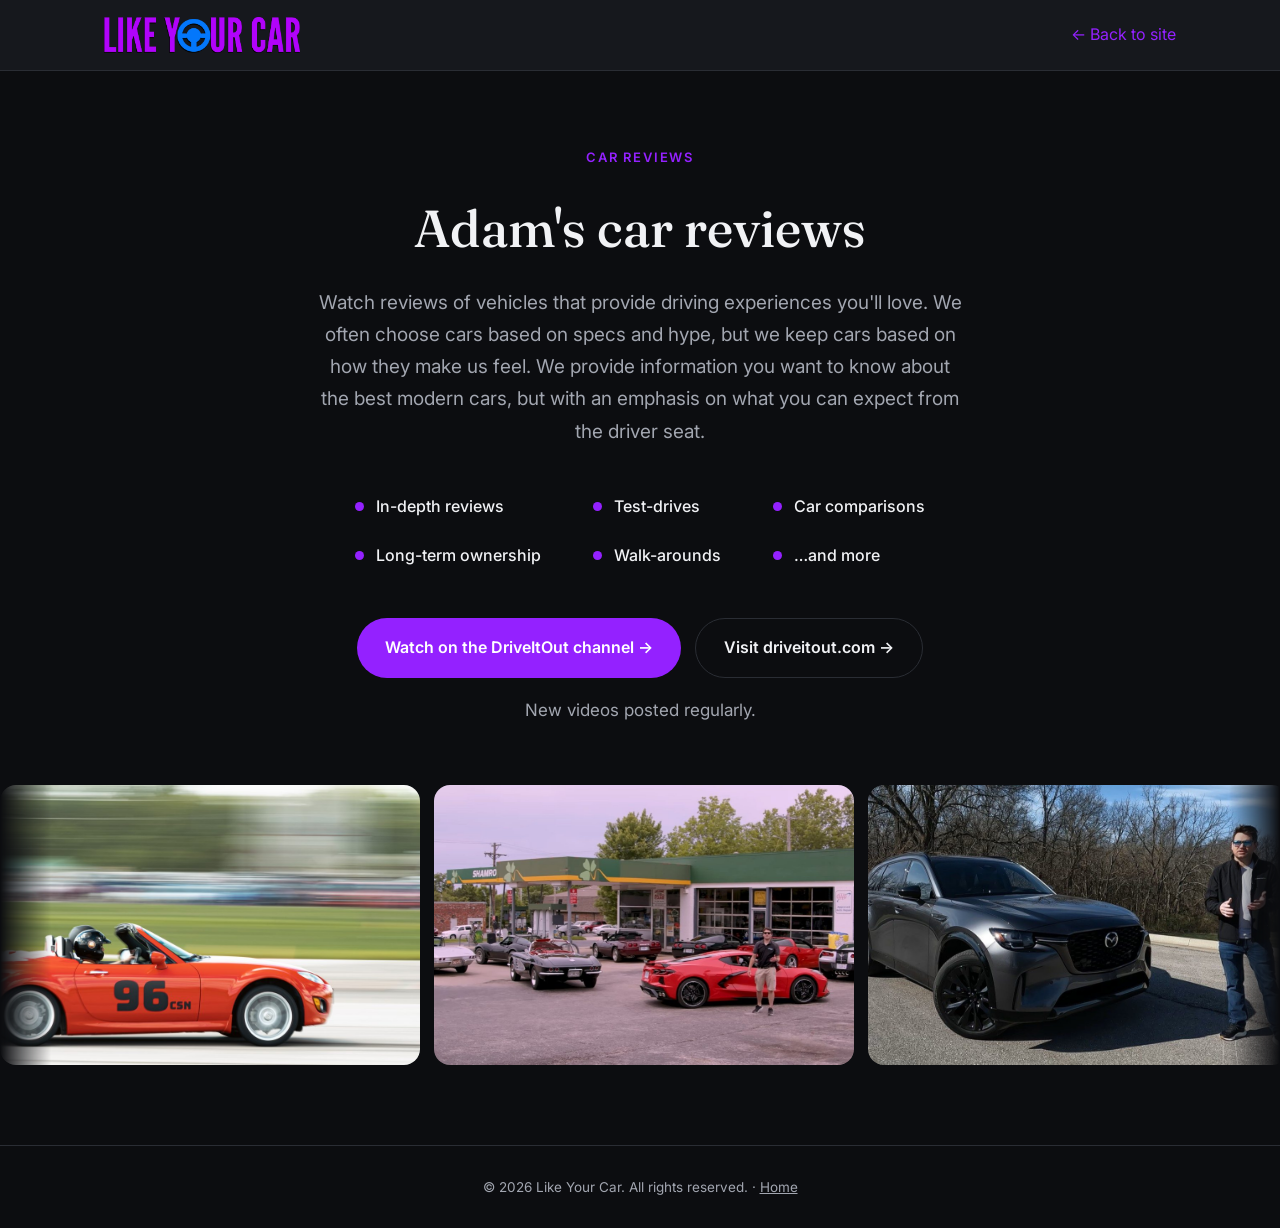
<file: car-reviews.html>
<!DOCTYPE html>
<html lang="en">
<head>
<meta charset="UTF-8">
<meta name="viewport" content="width=device-width, initial-scale=1.0">
<!-- Google tag (gtag.js) -->
<script async src="https://www.googletagmanager.com/gtag/js?id=G-8H4JYPQMRT"></script>
<script>
  window.dataLayer = window.dataLayer || [];
  function gtag(){dataLayer.push(arguments);}
  gtag('js', new Date());
  gtag('config', 'G-8H4JYPQMRT');
</script>
<title>Car Reviews — Like Your Car</title>
<meta name="description" content="Watch Adam's car reviews on the DriveItOut channel — in-depth reviews, test-drives, comparisons, long-term ownership, and more.">
<link rel="icon" type="image/png" href="assets/favicon.png">
<link rel="apple-touch-icon" href="assets/apple-touch-icon.png">
<link rel="preconnect" href="https://fonts.googleapis.com">
<link rel="preconnect" href="https://fonts.gstatic.com" crossorigin>
<link href="https://fonts.googleapis.com/css2?family=Fraunces:opsz,wght@9..144,500&family=Inter:wght@400;500;600&display=swap" rel="stylesheet">
<style>
  :root{--bg:#0C0D10;--surface:#16181D;--ink:#F1F2F5;--muted:#A2A6B0;--line:#2A2D34;--accent:#9421FF;--accent-ink:#A855FF;--radius:16px}
  *{box-sizing:border-box;margin:0;padding:0}
  body{font-family:'Inter',system-ui,sans-serif;background:var(--bg);color:var(--ink);line-height:1.7;-webkit-font-smoothing:antialiased}
  a{color:var(--accent);text-decoration:none}
  a:hover{text-decoration:underline}
  .container{max-width:920px;margin:0 auto;padding:0 24px}
  header{border-bottom:1px solid var(--line);background:var(--surface)}
  .nav{display:flex;align-items:center;justify-content:space-between;height:70px;max-width:1120px;margin:0 auto;padding:0 24px}
  .brand{display:flex;align-items:center;gap:11px;font-family:'Fraunces';font-size:21px;font-weight:600;color:var(--ink)}
  .brand .mark{width:32px;height:32px;border-radius:9px;background:var(--accent);display:grid;place-items:center;color:#fff;font-family:'Fraunces';font-size:19px}
  .brand .logo{height:36px;width:auto;display:block}
  main{padding:72px 0 80px;text-align:center}
  .eyebrow{font-weight:600;font-size:13px;letter-spacing:.14em;text-transform:uppercase;color:var(--accent)}
  h1{font-family:'Fraunces';font-weight:500;font-size:clamp(34px,5vw,52px);margin:14px 0}
  .lead{color:var(--muted);font-size:19px;max-width:34em;margin:0 auto 40px}
  .types{display:grid;grid-template-columns:repeat(3,auto);justify-content:center;column-gap:48px;row-gap:12px;margin:0 auto 44px;text-align:left}
  .type{background:transparent;border:0;border-radius:0;padding:5px 2px;font-weight:500;display:flex;align-items:center;gap:12px}
  .type .dot{width:9px;height:9px;border-radius:50%;background:var(--accent);flex:none}
  .btn{display:inline-flex;align-items:center;gap:8px;font-weight:600;font-size:16px;padding:15px 28px;border-radius:999px;background:var(--accent);color:#fff;transition:.18s ease}
  .btn:hover{background:var(--accent-ink);text-decoration:none;transform:translateY(-1px)}
  .btn-ghost{background:transparent;color:var(--ink);border:1px solid var(--line)}
  .btn-ghost:hover{background:transparent;color:var(--accent);border-color:var(--accent)}
  .cta-row{display:flex;gap:14px;justify-content:center;flex-wrap:wrap}
  .sub{color:var(--muted);font-size:14px;margin-top:18px}
  .marquee{overflow:hidden;margin-top:60px;-webkit-mask-image:linear-gradient(90deg,transparent,#000 4%,#000 96%,transparent);mask-image:linear-gradient(90deg,transparent,#000 4%,#000 96%,transparent)}
  .marquee-track{display:flex;width:max-content;animation:marquee-scroll 95s linear infinite}
  .marquee:hover .marquee-track{animation-play-state:paused}
  .marquee img{width:420px;height:280px;object-fit:cover;border-radius:var(--radius);display:block;background:var(--surface);flex:none;margin-right:14px}
  @keyframes marquee-scroll{from{transform:translateX(0)}to{transform:translateX(-50%)}}
  @media(max-width:760px){.marquee img{width:280px;height:190px}}
  @media(prefers-reduced-motion:reduce){.marquee{overflow-x:auto}.marquee-track{animation:none}}
  footer{border-top:1px solid var(--line);padding:30px 0;color:var(--muted);font-size:13.5px;text-align:center}
  @media(max-width:760px){.types{grid-template-columns:1fr}}
</style>
</head>
<body>
<header>
  <div class="nav">
    <a class="brand" href="index.html"><img class="logo" src="assets/logo.png" alt="Like Your Car"></a>
    <a href="index.html">← Back to site</a>
  </div>
</header>
<main>
  <div class="container">
    <span class="eyebrow">Car reviews</span>
    <h1>Adam's car reviews</h1>
    <p class="lead">Watch reviews of vehicles that provide driving experiences you'll love. We often choose cars based on specs and hype, but we keep cars based on how they make us feel. We provide information you want to know about the best modern cars, but with an emphasis on what you can expect from the driver seat.</p>
    <div class="types">
      <div class="type"><span class="dot"></span>In-depth reviews</div>
      <div class="type"><span class="dot"></span>Test-drives</div>
      <div class="type"><span class="dot"></span>Car comparisons</div>
      <div class="type"><span class="dot"></span>Long-term ownership</div>
      <div class="type"><span class="dot"></span>Walk-arounds</div>
      <div class="type"><span class="dot"></span>…and more</div>
    </div>
    <div class="cta-row">
      <a class="btn" href="https://youtube.com/driveitout">Watch on the DriveItOut channel →</a>
      <a class="btn btn-ghost" href="https://driveitout.com">Visit driveitout.com →</a>
    </div>
    <p class="sub" style="font-size:17px">New videos posted regularly.</p>
  </div>
  <div class="marquee" aria-label="Photos from Adam's car reviews">
    <div class="marquee-track">
      <img src="assets/reviews/miata-track.jpg" alt="From Adam's car reviews" loading="lazy">
      <img src="assets/reviews/corvettes.jpg" alt="From Adam's car reviews" loading="lazy">
      <img src="assets/reviews/cx90.jpg" alt="From Adam's car reviews" loading="lazy">
      <img src="assets/reviews/tacoma2.jpg" alt="From Adam's car reviews" loading="lazy">
      <img src="assets/reviews/minivans.jpg" alt="From Adam's car reviews" loading="lazy">
      <img src="assets/reviews/palisade.jpg" alt="From Adam's car reviews" loading="lazy">
      <img src="assets/reviews/gr86.jpg" alt="From Adam's car reviews" loading="lazy">      <img src="assets/reviews/kona-track.jpg" alt="From Adam's car reviews" loading="lazy">
      <img src="assets/reviews/nismo-interview.jpg" alt="From Adam's car reviews" loading="lazy">
      <img src="assets/reviews/sema-badge.jpg" alt="From Adam's car reviews" loading="lazy">
      <img src="assets/reviews/tacoma1.jpg" alt="From Adam's car reviews" loading="lazy">
      <img src="assets/reviews/miata-track.jpg" alt="" aria-hidden="true" loading="lazy">
      <img src="assets/reviews/corvettes.jpg" alt="" aria-hidden="true" loading="lazy">
      <img src="assets/reviews/cx90.jpg" alt="" aria-hidden="true" loading="lazy">
      <img src="assets/reviews/tacoma2.jpg" alt="" aria-hidden="true" loading="lazy">
      <img src="assets/reviews/minivans.jpg" alt="" aria-hidden="true" loading="lazy">
      <img src="assets/reviews/palisade.jpg" alt="" aria-hidden="true" loading="lazy">
      <img src="assets/reviews/gr86.jpg" alt="" aria-hidden="true" loading="lazy">      <img src="assets/reviews/kona-track.jpg" alt="" aria-hidden="true" loading="lazy">
      <img src="assets/reviews/nismo-interview.jpg" alt="" aria-hidden="true" loading="lazy">
      <img src="assets/reviews/sema-badge.jpg" alt="" aria-hidden="true" loading="lazy">
      <img src="assets/reviews/tacoma1.jpg" alt="" aria-hidden="true" loading="lazy">
    </div>
  </div>
</main>
<footer>© 2026 Like Your Car. All rights reserved. · <a href="index.html" style="color:inherit;text-decoration:underline">Home</a></footer>
</body>
</html>
</file>
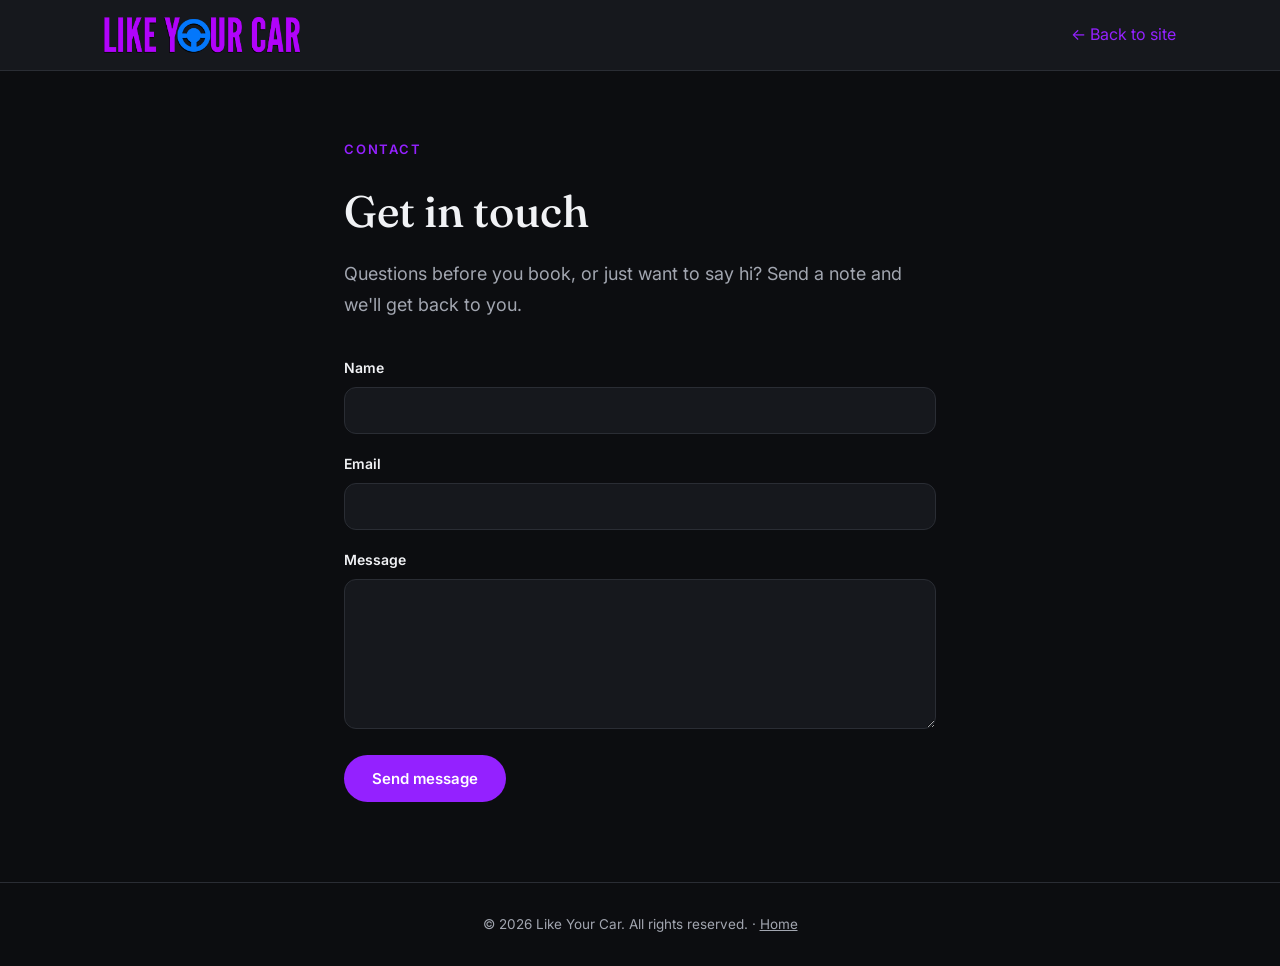
<file: contact.html>
<!DOCTYPE html>
<html lang="en">
<head>
<meta charset="UTF-8">
<meta name="viewport" content="width=device-width, initial-scale=1.0">
<!-- Google tag (gtag.js) -->
<script async src="https://www.googletagmanager.com/gtag/js?id=G-8H4JYPQMRT"></script>
<script>
  window.dataLayer = window.dataLayer || [];
  function gtag(){dataLayer.push(arguments);}
  gtag('js', new Date());
  gtag('config', 'G-8H4JYPQMRT');
</script>
<title>Contact — Like Your Car</title>
<meta name="description" content="Get in touch with Like Your Car — questions before you book, or just want to say hi.">
<link rel="icon" type="image/png" href="assets/favicon.png">
<link rel="apple-touch-icon" href="assets/apple-touch-icon.png">
<link rel="preconnect" href="https://fonts.googleapis.com">
<link rel="preconnect" href="https://fonts.gstatic.com" crossorigin>
<link href="https://fonts.googleapis.com/css2?family=Fraunces:opsz,wght@9..144,500&family=Inter:wght@400;500;600&display=swap" rel="stylesheet">
<style>
  :root{--bg:#0C0D10;--surface:#16181D;--ink:#F1F2F5;--muted:#A2A6B0;--line:#2A2D34;--accent:#9421FF;--accent-ink:#A855FF;--radius:16px;--container:640px}
  *{box-sizing:border-box;margin:0;padding:0}
  body{font-family:'Inter',system-ui,sans-serif;background:var(--bg);color:var(--ink);line-height:1.7;-webkit-font-smoothing:antialiased}
  a{color:var(--accent);text-decoration:none}
  a:hover{text-decoration:underline}
  .container{max-width:var(--container);margin:0 auto;padding:0 24px}
  header{border-bottom:1px solid var(--line);background:var(--surface)}
  .nav{display:flex;align-items:center;justify-content:space-between;height:70px;max-width:1120px;margin:0 auto;padding:0 24px}
  .brand{display:flex;align-items:center;gap:11px}
  .brand .logo{height:36px;width:auto;display:block}
  main{padding:64px 0 80px}
  .eyebrow{font-weight:600;font-size:13px;letter-spacing:.14em;text-transform:uppercase;color:var(--accent)}
  h1{font-family:'Fraunces';font-weight:500;font-size:clamp(30px,5vw,44px);margin:12px 0 10px}
  .lead{color:var(--muted);font-size:18px;margin-bottom:36px}
  form{display:flex;flex-direction:column;gap:18px}
  label{display:block;font-size:14px;font-weight:600;margin-bottom:7px}
  input,textarea{width:100%;background:var(--surface);border:1px solid var(--line);border-radius:12px;padding:13px 15px;color:var(--ink);font-family:'Inter';font-size:15px}
  input:focus,textarea:focus{outline:none;border-color:var(--accent)}
  textarea{min-height:150px;resize:vertical}
  button{align-self:flex-start;background:var(--accent);color:#fff;font-weight:600;font-size:15px;padding:14px 28px;border:0;border-radius:999px;cursor:pointer;transition:.18s ease;font-family:'Inter'}
  button:hover{background:var(--accent-ink);transform:translateY(-1px)}
  button:disabled{opacity:.6;cursor:default;transform:none}
  .status{font-size:15px;padding:14px 16px;border-radius:12px;display:none}
  .status.ok{display:block;background:rgba(52,199,89,.12);border:1px solid rgba(52,199,89,.4);color:#8fe3a2}
  .status.err{display:block;background:rgba(255,69,58,.12);border:1px solid rgba(255,69,58,.4);color:#ff9a92}
  footer{border-top:1px solid var(--line);padding:30px 0;color:var(--muted);font-size:13.5px;text-align:center}
</style>
</head>
<body>
<header>
  <div class="nav">
    <a class="brand" href="index.html"><img class="logo" src="assets/logo.png" alt="Like Your Car"></a>
    <a href="index.html">← Back to site</a>
  </div>
</header>
<main>
  <div class="container">
    <span class="eyebrow">Contact</span>
    <h1>Get in touch</h1>
    <p class="lead">Questions before you book, or just want to say hi? Send a note and we'll get back to you.</p>
    <form id="contactForm" action="https://formspree.io/f/xvzjvaoq" method="POST">
      <div>
        <label for="name">Name</label>
        <input type="text" id="name" name="name" autocomplete="name" required>
      </div>
      <div>
        <label for="email">Email</label>
        <input type="email" id="email" name="email" autocomplete="email" required>
      </div>
      <div>
        <label for="message">Message</label>
        <textarea id="message" name="message" required></textarea>
      </div>
      <input type="hidden" name="_subject" value="New Like Your Car contact message">
      <button type="submit">Send message</button>
      <p class="status" id="status" role="status" aria-live="polite"></p>
    </form>
  </div>
</main>
<footer>© 2026 Like Your Car. All rights reserved. · <a href="index.html" style="color:inherit;text-decoration:underline">Home</a></footer>
<script>
(function(){
  var f=document.getElementById('contactForm'),s=document.getElementById('status'),b=f.querySelector('button');
  f.addEventListener('submit',function(ev){
    ev.preventDefault();
    if(f.action.indexOf('YOUR_FORM_ID')>-1){s.className='status err';s.textContent='This form is not connected yet — the Formspree endpoint still needs to be added.';return;}
    b.disabled=true;b.textContent='Sending…';
    fetch(f.action,{method:'POST',body:new FormData(f),headers:{'Accept':'application/json'}})
      .then(function(r){
        if(r.ok){f.reset();s.className='status ok';s.textContent="Thanks! Your message is on its way — we'll be in touch soon.";}
        else{s.className='status err';s.textContent='Something went wrong. Please email hello@likeyourcar.com directly.';}
      })
      .catch(function(){s.className='status err';s.textContent='Something went wrong. Please email hello@likeyourcar.com directly.';})
      .finally(function(){b.disabled=false;b.textContent='Send message';});
  });
})();
</script>
</body>
</html>
</file>
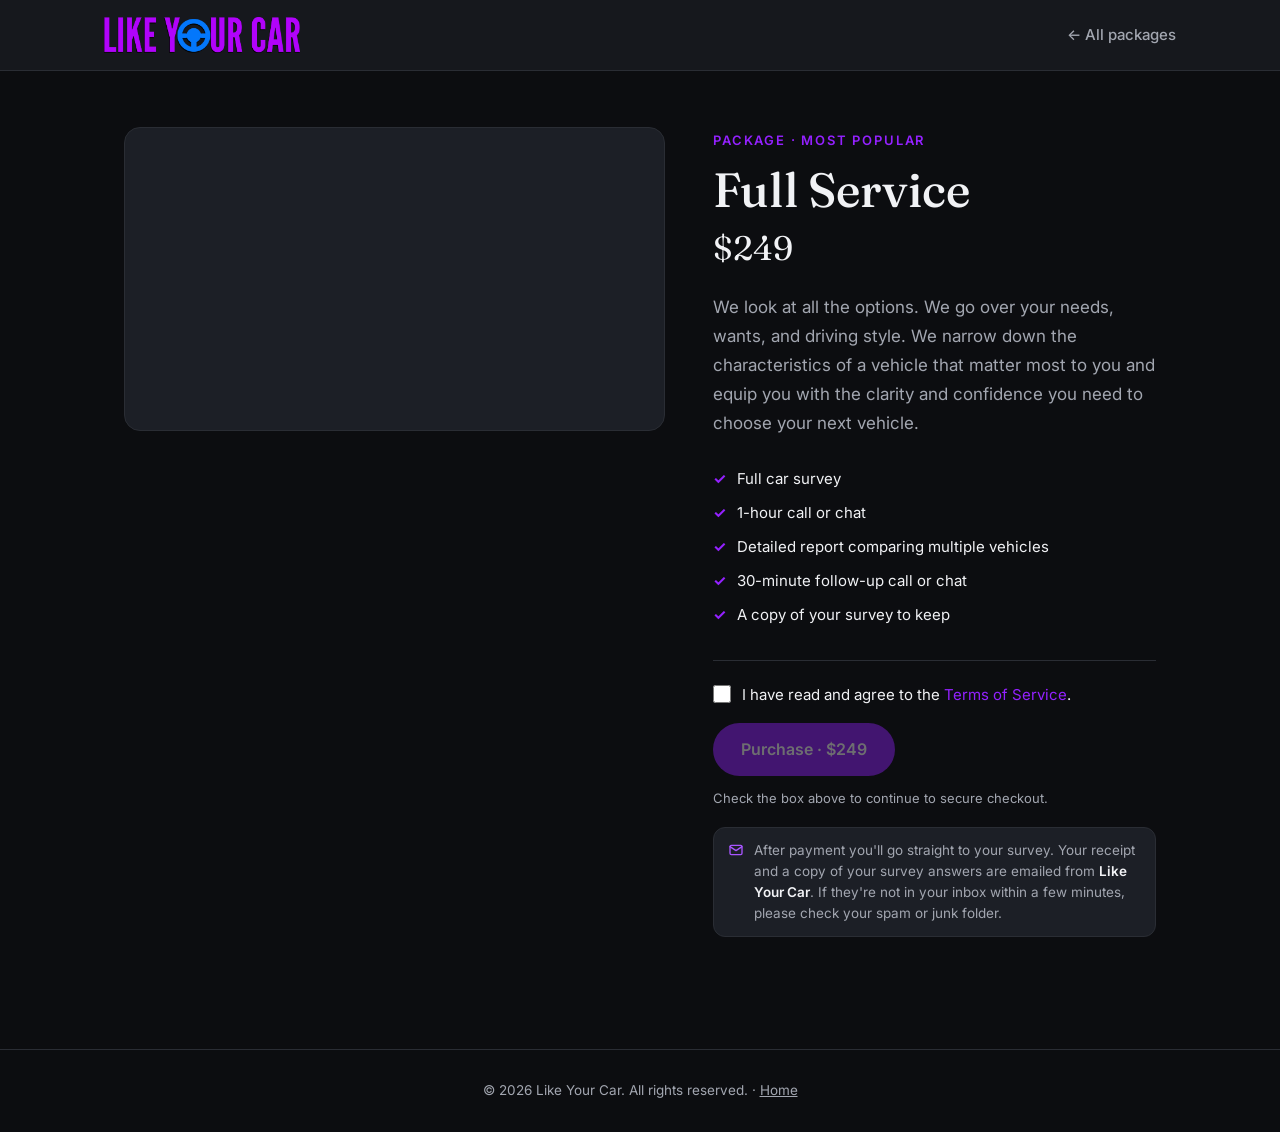
<file: full-service.html>
<!DOCTYPE html>
<html lang="en">
<head>
<meta charset="UTF-8">
<meta name="viewport" content="width=device-width, initial-scale=1.0">
<!-- Google tag (gtag.js) -->
<script async src="https://www.googletagmanager.com/gtag/js?id=G-8H4JYPQMRT"></script>
<script>
  window.dataLayer = window.dataLayer || [];
  function gtag(){dataLayer.push(arguments);}
  gtag('js', new Date());
  gtag('config', 'G-8H4JYPQMRT');
</script>
<title>Full Service — Like Your Car</title>
<meta name="description" content="Full Service ($249): we go over your needs, wants, and driving style, and equip you with the clarity to choose your next vehicle.">
<link rel="icon" type="image/png" href="assets/favicon.png">
<link rel="apple-touch-icon" href="assets/apple-touch-icon.png">
<link rel="preconnect" href="https://fonts.googleapis.com">
<link rel="preconnect" href="https://fonts.gstatic.com" crossorigin>
<link href="https://fonts.googleapis.com/css2?family=Fraunces:opsz,wght@9..144,500&family=Inter:wght@400;500;600&display=swap" rel="stylesheet">
<link rel="stylesheet" href="assets/tier.css">
</head>
<body>
<header>
  <div class="nav">
    <a class="brand" href="index.html"><img class="logo" src="assets/logo.png" alt="Like Your Car"></a>
    <a class="crumb" href="index.html#pricing">← All packages</a>
  </div>
</header>
<main>
  <div class="container">
    <div class="prow">
      <div class="pvideo"><iframe src="https://www.youtube.com/embed/645mZeZY2rA?enablejsapi=1&amp;playsinline=1" title="Full Service — Like Your Car" loading="lazy" referrerpolicy="strict-origin-when-cross-origin" allow="accelerometer; autoplay; clipboard-write; encrypted-media; gyroscope; picture-in-picture" allowfullscreen></iframe></div>
      <div class="pinfo">
        <span class="eyebrow">Package · Most popular</span>
        <h1>Full Service</h1>
        <div class="price">$249</div>
        <p class="desc">We look at all the options. We go over your needs, wants, and driving style. We narrow down the characteristics of a vehicle that matter most to you and equip you with the clarity and confidence you need to choose your next vehicle.</p>
        <ul class="feat">
          <li>Full car survey</li>
          <li>1-hour call or chat</li>
          <li>Detailed report comparing multiple vehicles</li>
          <li>30-minute follow-up call or chat</li>
          <li>A copy of your survey to keep</li>
        </ul>
        <div class="lock">
          <label class="agree"><input type="checkbox" id="agree"> <span>I have read and agree to the <a href="terms.html" target="_blank" rel="noopener">Terms of Service</a>.</span></label>
          <a id="buy" class="btn is-disabled" role="button" data-href="https://buy.stripe.com/eVq5kE9NhaRq2TQaSIbII04">Purchase · $249</a>
          <p class="lockhint">Check the box above to continue to secure checkout.</p>
          <p class="mailnote"><svg width="16" height="16" viewBox="0 0 24 24" fill="none" stroke="currentColor" stroke-width="2" stroke-linecap="round" stroke-linejoin="round" aria-hidden="true"><rect x="3" y="5" width="18" height="14" rx="2"/><path d="m3 7 9 6 9-6"/></svg><span>After payment you'll go straight to your survey. Your receipt and a copy of your survey answers are emailed from <strong>Like Your Car</strong>. If they're not in your inbox within a few minutes, please check your spam or junk folder.</span></p>
        </div>
      </div>
    </div>
  </div>
</main>
<footer>© 2026 Like Your Car. All rights reserved. · <a href="index.html">Home</a></footer>
<script>
(function(){var cb=document.getElementById('agree'),b=document.getElementById('buy');function s(){if(cb.checked){b.classList.remove('is-disabled');b.setAttribute('href',b.dataset.href);}else{b.classList.add('is-disabled');b.removeAttribute('href');}}cb.addEventListener('change',s);s();})();
</script>
<script src="assets/autoplay.js"></script>
</body>
</html>
</file>
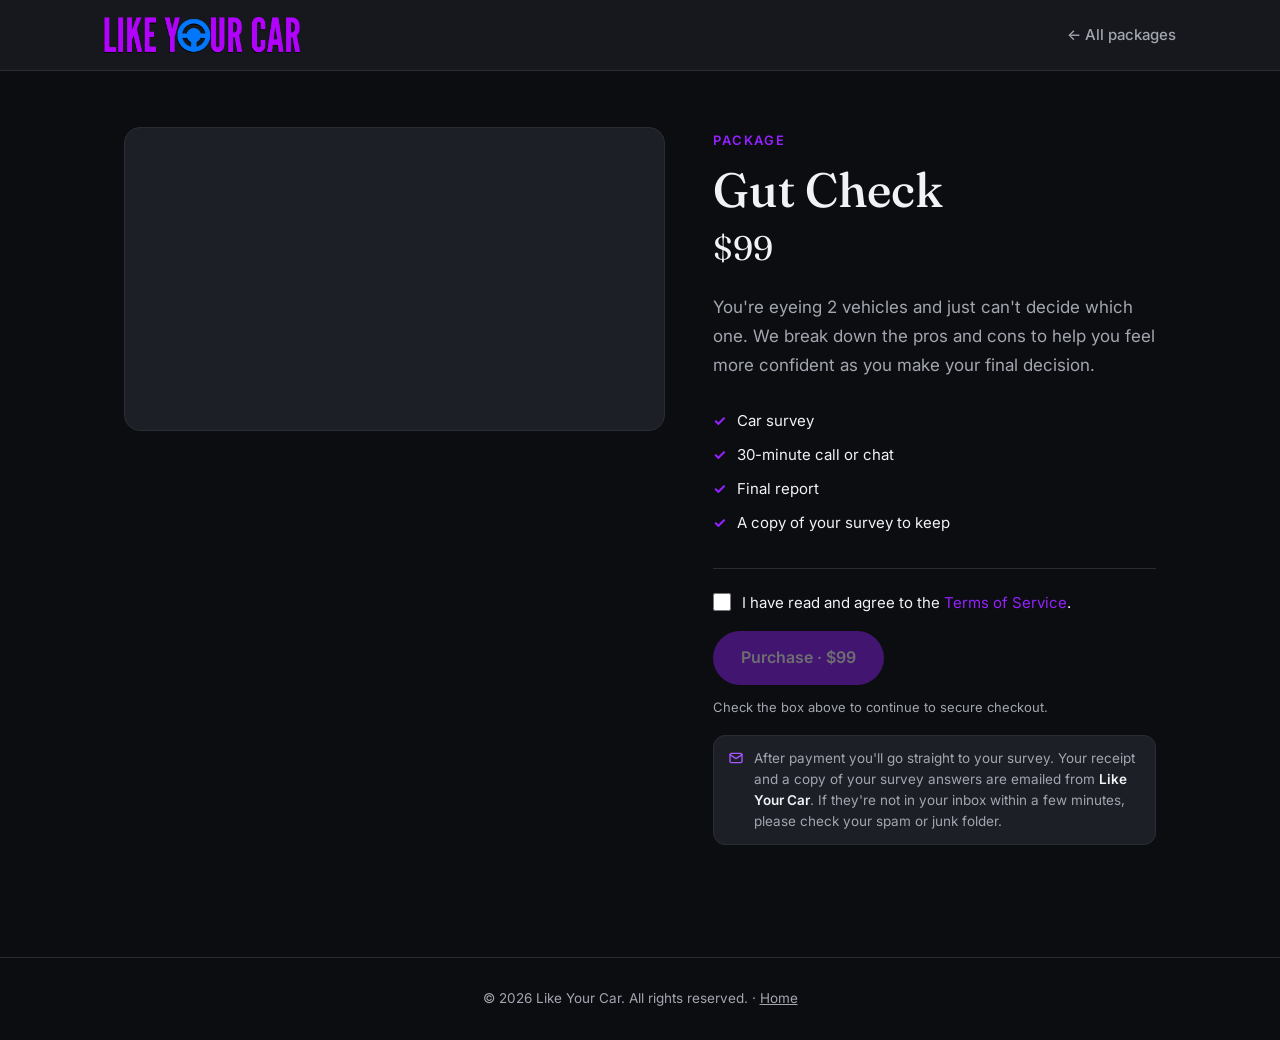
<file: gut-check.html>
<!DOCTYPE html>
<html lang="en">
<head>
<meta charset="UTF-8">
<meta name="viewport" content="width=device-width, initial-scale=1.0">
<!-- Google tag (gtag.js) -->
<script async src="https://www.googletagmanager.com/gtag/js?id=G-8H4JYPQMRT"></script>
<script>
  window.dataLayer = window.dataLayer || [];
  function gtag(){dataLayer.push(arguments);}
  gtag('js', new Date());
  gtag('config', 'G-8H4JYPQMRT');
</script>
<title>Gut Check — Like Your Car</title>
<meta name="description" content="Gut Check ($99): torn between two vehicles? We break down the pros and cons to help you make your final decision with confidence.">
<link rel="icon" type="image/png" href="assets/favicon.png">
<link rel="apple-touch-icon" href="assets/apple-touch-icon.png">
<link rel="preconnect" href="https://fonts.googleapis.com">
<link rel="preconnect" href="https://fonts.gstatic.com" crossorigin>
<link href="https://fonts.googleapis.com/css2?family=Fraunces:opsz,wght@9..144,500&family=Inter:wght@400;500;600&display=swap" rel="stylesheet">
<link rel="stylesheet" href="assets/tier.css">
</head>
<body>
<header>
  <div class="nav">
    <a class="brand" href="index.html"><img class="logo" src="assets/logo.png" alt="Like Your Car"></a>
    <a class="crumb" href="index.html#pricing">← All packages</a>
  </div>
</header>
<main>
  <div class="container">
    <div class="prow">
      <div class="pvideo"><iframe src="https://www.youtube.com/embed/gjG3OiSZ3z4?enablejsapi=1&amp;playsinline=1" title="Gut Check — Like Your Car" loading="lazy" referrerpolicy="strict-origin-when-cross-origin" allow="accelerometer; autoplay; clipboard-write; encrypted-media; gyroscope; picture-in-picture" allowfullscreen></iframe></div>
      <div class="pinfo">
        <span class="eyebrow">Package</span>
        <h1>Gut Check</h1>
        <div class="price">$99</div>
        <p class="desc">You're eyeing 2 vehicles and just can't decide which one. We break down the pros and cons to help you feel more confident as you make your final decision.</p>
        <ul class="feat">
          <li>Car survey</li>
          <li>30-minute call or chat</li>
          <li>Final report</li>
          <li>A copy of your survey to keep</li>
        </ul>
        <div class="lock">
          <label class="agree"><input type="checkbox" id="agree"> <span>I have read and agree to the <a href="terms.html" target="_blank" rel="noopener">Terms of Service</a>.</span></label>
          <a id="buy" class="btn is-disabled" role="button" data-href="https://buy.stripe.com/4gM14ogbFgbKamif8YbII03">Purchase · $99</a>
          <p class="lockhint">Check the box above to continue to secure checkout.</p>
          <p class="mailnote"><svg width="16" height="16" viewBox="0 0 24 24" fill="none" stroke="currentColor" stroke-width="2" stroke-linecap="round" stroke-linejoin="round" aria-hidden="true"><rect x="3" y="5" width="18" height="14" rx="2"/><path d="m3 7 9 6 9-6"/></svg><span>After payment you'll go straight to your survey. Your receipt and a copy of your survey answers are emailed from <strong>Like Your Car</strong>. If they're not in your inbox within a few minutes, please check your spam or junk folder.</span></p>
        </div>
      </div>
    </div>
  </div>
</main>
<footer>© 2026 Like Your Car. All rights reserved. · <a href="index.html">Home</a></footer>
<script>
(function(){var cb=document.getElementById('agree'),b=document.getElementById('buy');function s(){if(cb.checked){b.classList.remove('is-disabled');b.setAttribute('href',b.dataset.href);}else{b.classList.add('is-disabled');b.removeAttribute('href');}}cb.addEventListener('change',s);s();})();
</script>
<script src="assets/autoplay.js"></script>
</body>
</html>
</file>
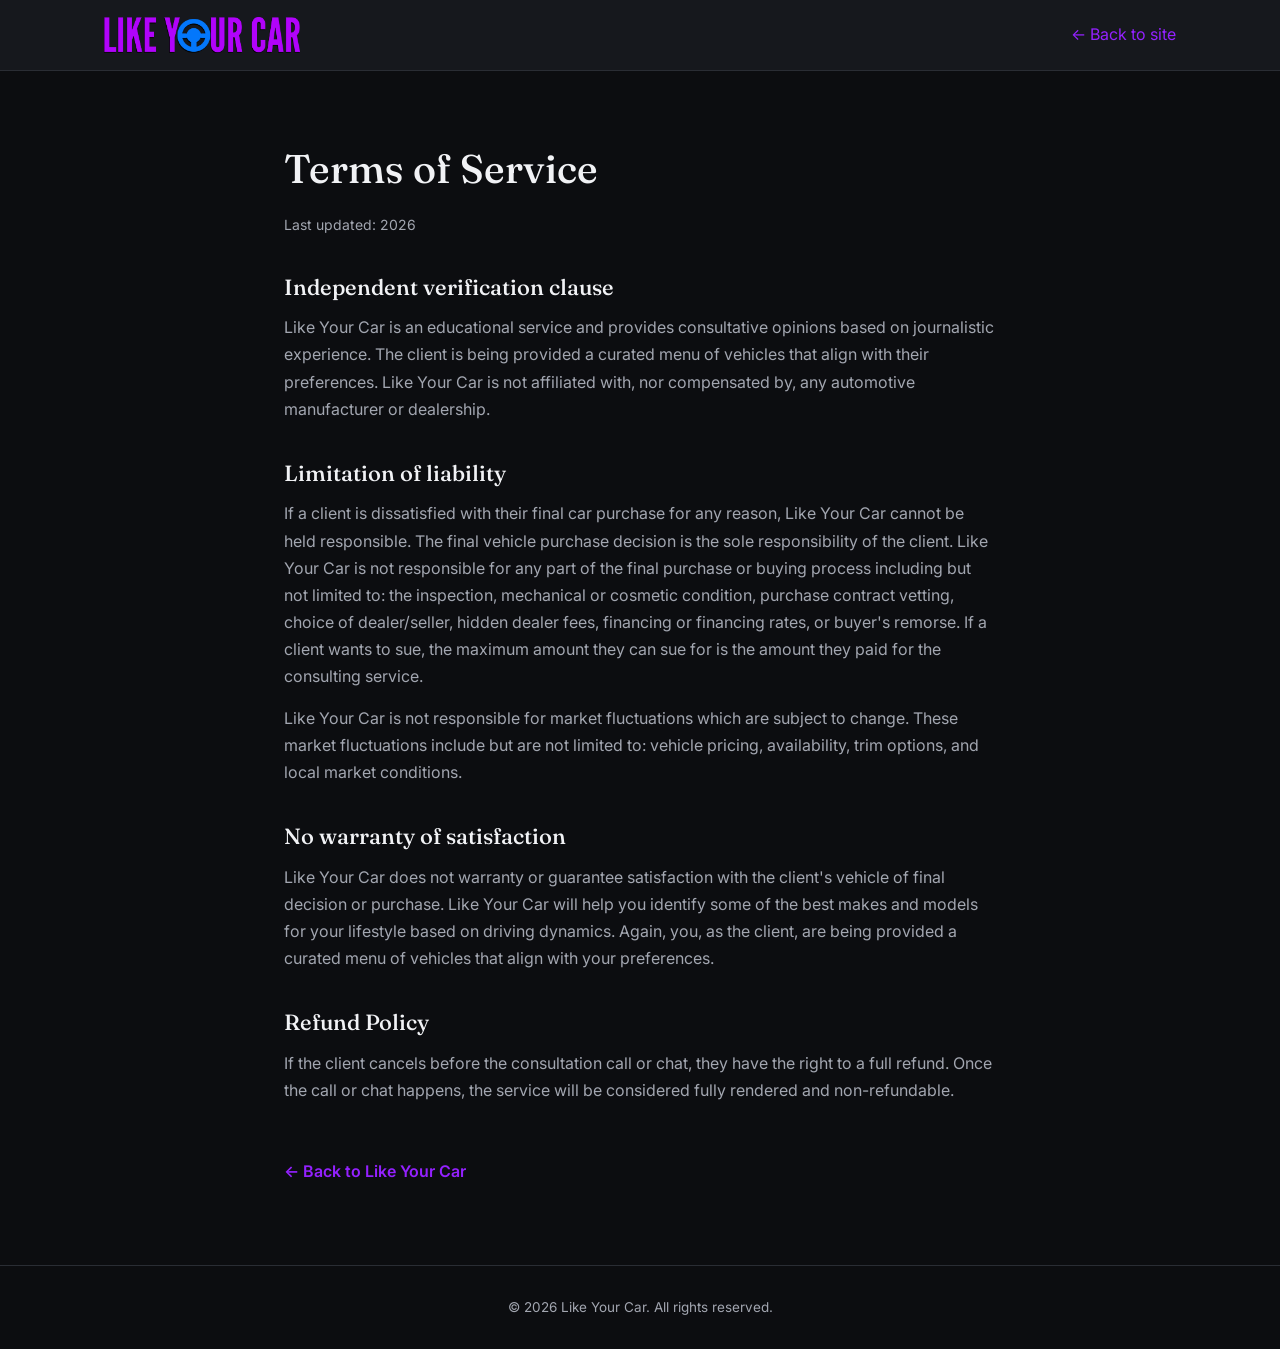
<file: terms.html>
<!DOCTYPE html>
<html lang="en">
<head>
<meta charset="UTF-8">
<meta name="viewport" content="width=device-width, initial-scale=1.0">
<!-- Google tag (gtag.js) -->
<script async src="https://www.googletagmanager.com/gtag/js?id=G-8H4JYPQMRT"></script>
<script>
  window.dataLayer = window.dataLayer || [];
  function gtag(){dataLayer.push(arguments);}
  gtag('js', new Date());
  gtag('config', 'G-8H4JYPQMRT');
</script>
<title>Terms of Service — Like Your Car</title>
<meta name="description" content="Terms of Service for Like Your Car's car-buying advisory consultations.">
<link rel="icon" type="image/png" href="assets/favicon.png">
<link rel="apple-touch-icon" href="assets/apple-touch-icon.png">
<link rel="preconnect" href="https://fonts.googleapis.com">
<link rel="preconnect" href="https://fonts.gstatic.com" crossorigin>
<link href="https://fonts.googleapis.com/css2?family=Fraunces:opsz,wght@9..144,500&family=Inter:wght@400;500;600&display=swap" rel="stylesheet">
<style>
  :root{--bg:#0C0D10;--surface:#16181D;--ink:#F1F2F5;--muted:#A2A6B0;--line:#2A2D34;--accent:#9421FF;--container:760px}
  *{box-sizing:border-box;margin:0;padding:0}
  body{font-family:'Inter',system-ui,sans-serif;background:var(--bg);color:var(--ink);line-height:1.7;-webkit-font-smoothing:antialiased}
  a{color:var(--accent);text-decoration:none}
  a:hover{text-decoration:underline}
  .container{max-width:var(--container);margin:0 auto;padding:0 24px}
  header{border-bottom:1px solid var(--line);background:var(--surface)}
  .nav{display:flex;align-items:center;justify-content:space-between;height:70px;max-width:1120px;margin:0 auto;padding:0 24px}
  .brand{display:flex;align-items:center;gap:11px;font-family:'Fraunces';font-size:21px;font-weight:600;color:var(--ink)}
  .brand .mark{width:32px;height:32px;border-radius:9px;background:var(--accent);display:grid;place-items:center;color:#fff;font-family:'Fraunces';font-size:19px}
  .brand .logo{height:36px;width:auto;display:block}
  main{padding:64px 0 80px}
  h1{font-family:'Fraunces';font-weight:500;font-size:40px;margin-bottom:10px}
  .updated{color:var(--muted);font-size:14px;margin-bottom:32px}
  h2{font-family:'Fraunces';font-weight:500;font-size:22px;margin:32px 0 8px}
  p{color:var(--muted);margin-bottom:14px}
  .note{background:var(--surface);border:1px solid var(--line);border-radius:12px;padding:16px 20px;font-size:14px;color:var(--muted);margin-bottom:36px}
  .back{display:inline-block;margin-top:40px;font-weight:600}
  footer{border-top:1px solid var(--line);padding:30px 0;color:var(--muted);font-size:13.5px;text-align:center}
</style>
</head>
<body>
<header>
  <div class="nav">
    <a class="brand" href="index.html"><img class="logo" src="assets/logo.png" alt="Like Your Car"></a>
    <a href="index.html">← Back to site</a>
  </div>
</header>
<main>
  <div class="container">
    <h1>Terms of Service</h1>
    <p class="updated">Last updated: 2026</p>

    <h2>Independent verification clause</h2>
    <p>Like Your Car is an educational service and provides consultative opinions based on journalistic experience. The client is being provided a curated menu of vehicles that align with their preferences. Like Your Car is not affiliated with, nor compensated by, any automotive manufacturer or dealership.</p>

    <h2>Limitation of liability</h2>
    <p>If a client is dissatisfied with their final car purchase for any reason, Like Your Car cannot be held responsible. The final vehicle purchase decision is the sole responsibility of the client. Like Your Car is not responsible for any part of the final purchase or buying process including but not limited to: the inspection, mechanical or cosmetic condition, purchase contract vetting, choice of dealer/seller, hidden dealer fees, financing or financing rates, or buyer's remorse. If a client wants to sue, the maximum amount they can sue for is the amount they paid for the consulting service.</p>
    <p>Like Your Car is not responsible for market fluctuations which are subject to change. These market fluctuations include but are not limited to: vehicle pricing, availability, trim options, and local market conditions.</p>

    <h2>No warranty of satisfaction</h2>
    <p>Like Your Car does not warranty or guarantee satisfaction with the client's vehicle of final decision or purchase. Like Your Car will help you identify some of the best makes and models for your lifestyle based on driving dynamics. Again, you, as the client, are being provided a curated menu of vehicles that align with your preferences.</p>

    <h2>Refund Policy</h2>
    <p>If the client cancels before the consultation call or chat, they have the right to a full refund. Once the call or chat happens, the service will be considered fully rendered and non-refundable.</p>

    <a class="back" href="index.html">← Back to Like Your Car</a>
  </div>
</main>
<footer>© 2026 Like Your Car. All rights reserved.</footer>
</body>
</html>
</file>
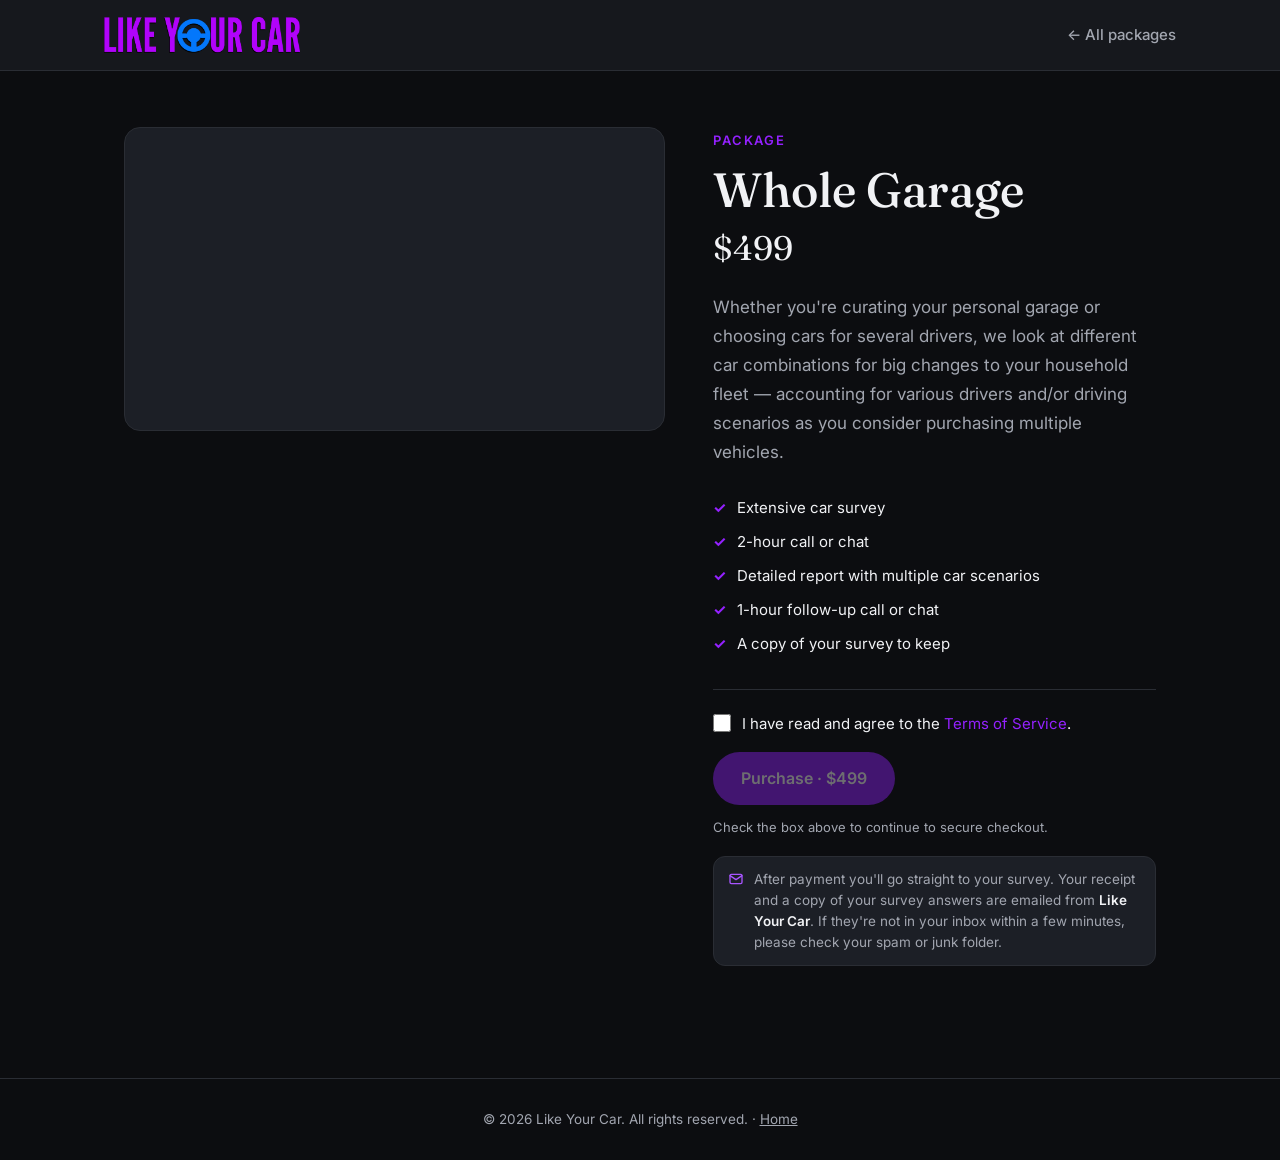
<file: whole-garage.html>
<!DOCTYPE html>
<html lang="en">
<head>
<meta charset="UTF-8">
<meta name="viewport" content="width=device-width, initial-scale=1.0">
<!-- Google tag (gtag.js) -->
<script async src="https://www.googletagmanager.com/gtag/js?id=G-8H4JYPQMRT"></script>
<script>
  window.dataLayer = window.dataLayer || [];
  function gtag(){dataLayer.push(arguments);}
  gtag('js', new Date());
  gtag('config', 'G-8H4JYPQMRT');
</script>
<title>Whole Garage — Like Your Car</title>
<meta name="description" content="Whole Garage ($499): we map out car combinations for your whole household fleet — multiple drivers and driving scenarios covered.">
<link rel="icon" type="image/png" href="assets/favicon.png">
<link rel="apple-touch-icon" href="assets/apple-touch-icon.png">
<link rel="preconnect" href="https://fonts.googleapis.com">
<link rel="preconnect" href="https://fonts.gstatic.com" crossorigin>
<link href="https://fonts.googleapis.com/css2?family=Fraunces:opsz,wght@9..144,500&family=Inter:wght@400;500;600&display=swap" rel="stylesheet">
<link rel="stylesheet" href="assets/tier.css">
</head>
<body>
<header>
  <div class="nav">
    <a class="brand" href="index.html"><img class="logo" src="assets/logo.png" alt="Like Your Car"></a>
    <a class="crumb" href="index.html#pricing">← All packages</a>
  </div>
</header>
<main>
  <div class="container">
    <div class="prow">
      <div class="pvideo"><iframe src="https://www.youtube.com/embed/G7u3c5rsGQ4?enablejsapi=1&amp;playsinline=1" title="Whole Garage — Like Your Car" loading="lazy" referrerpolicy="strict-origin-when-cross-origin" allow="accelerometer; autoplay; clipboard-write; encrypted-media; gyroscope; picture-in-picture" allowfullscreen></iframe></div>
      <div class="pinfo">
        <span class="eyebrow">Package</span>
        <h1>Whole Garage</h1>
        <div class="price">$499</div>
        <p class="desc">Whether you're curating your personal garage or choosing cars for several drivers, we look at different car combinations for big changes to your household fleet — accounting for various drivers and/or driving scenarios as you consider purchasing multiple vehicles.</p>
        <ul class="feat">
          <li>Extensive car survey</li>
          <li>2-hour call or chat</li>
          <li>Detailed report with multiple car scenarios</li>
          <li>1-hour follow-up call or chat</li>
          <li>A copy of your survey to keep</li>
        </ul>
        <div class="lock">
          <label class="agree"><input type="checkbox" id="agree"> <span>I have read and agree to the <a href="terms.html" target="_blank" rel="noopener">Terms of Service</a>.</span></label>
          <a id="buy" class="btn is-disabled" role="button" data-href="https://buy.stripe.com/fZu14o9Nh2kU3XUe4UbII05">Purchase · $499</a>
          <p class="lockhint">Check the box above to continue to secure checkout.</p>
          <p class="mailnote"><svg width="16" height="16" viewBox="0 0 24 24" fill="none" stroke="currentColor" stroke-width="2" stroke-linecap="round" stroke-linejoin="round" aria-hidden="true"><rect x="3" y="5" width="18" height="14" rx="2"/><path d="m3 7 9 6 9-6"/></svg><span>After payment you'll go straight to your survey. Your receipt and a copy of your survey answers are emailed from <strong>Like Your Car</strong>. If they're not in your inbox within a few minutes, please check your spam or junk folder.</span></p>
        </div>
      </div>
    </div>
  </div>
</main>
<footer>© 2026 Like Your Car. All rights reserved. · <a href="index.html">Home</a></footer>
<script>
(function(){var cb=document.getElementById('agree'),b=document.getElementById('buy');function s(){if(cb.checked){b.classList.remove('is-disabled');b.setAttribute('href',b.dataset.href);}else{b.classList.add('is-disabled');b.removeAttribute('href');}}cb.addEventListener('change',s);s();})();
</script>
<script src="assets/autoplay.js"></script>
</body>
</html>
</file>
<file: assets/tier.css>
:root{--bg:#0C0D10;--surface:#16181D;--ink:#F1F2F5;--muted:#A2A6B0;--line:#2A2D34;--accent:#9421FF;--accent-ink:#A855FF;--slate:#1C1F26;--radius:16px}
*{box-sizing:border-box;margin:0;padding:0}
body{font-family:'Inter',system-ui,sans-serif;background:var(--bg);color:var(--ink);line-height:1.6;-webkit-font-smoothing:antialiased}
a{color:var(--accent);text-decoration:none}
.container{max-width:1080px;margin:0 auto;padding:0 24px}
header{border-bottom:1px solid var(--line);background:var(--surface);position:sticky;top:0;z-index:50}
.nav{display:flex;align-items:center;justify-content:space-between;height:70px;max-width:1120px;margin:0 auto;padding:0 24px}
.brand .logo{height:36px;width:auto;display:block}
.crumb{color:var(--muted);font-weight:500;font-size:15px}
.crumb:hover{color:var(--ink)}
main{padding:56px 0 72px}
.prow{display:grid;grid-template-columns:1.1fr .9fr;gap:48px;align-items:start}
.pvideo{position:relative;aspect-ratio:16/9;border-radius:var(--radius);overflow:hidden;border:1px solid var(--line);background:var(--slate)}
.pvideo iframe{position:absolute;inset:0;width:100%;height:100%;border:0}
.eyebrow{font-weight:600;font-size:13px;letter-spacing:.14em;text-transform:uppercase;color:var(--accent)}
h1{font-family:'Fraunces',Georgia,serif;font-weight:500;font-size:clamp(34px,4.5vw,48px);line-height:1.05;margin:12px 0 6px}
.price{font-family:'Fraunces',Georgia,serif;font-size:34px;margin-bottom:18px}
.desc{color:var(--muted);font-size:17px;line-height:1.7;margin-bottom:24px}
.feat{list-style:none;margin-bottom:28px}
.feat li{font-size:15px;color:var(--ink);padding:5px 0}
.feat li::before{content:"\2713";color:var(--accent);font-weight:700;margin-right:11px}
.lock{border-top:1px solid var(--line);padding-top:22px}
.agree{display:flex;align-items:flex-start;gap:11px;font-size:15px;color:var(--ink);margin-bottom:16px;cursor:pointer}
.agree input{accent-color:var(--accent);width:18px;height:18px;margin-top:2px;flex:none;cursor:pointer}
.btn{display:inline-flex;align-items:center;justify-content:center;gap:8px;font-weight:600;font-size:16px;padding:14px 28px;border-radius:999px;background:var(--accent);color:#fff;border:0;cursor:pointer;transition:.18s ease;font-family:'Inter'}
.btn:hover{background:var(--accent-ink);text-decoration:none}
.btn.is-disabled{opacity:.4;pointer-events:none}
.lockhint{color:var(--muted);font-size:13px;margin-top:12px}
.mailnote{display:flex;align-items:flex-start;gap:10px;margin-top:18px;padding:12px 14px;border:1px solid var(--line);border-radius:12px;background:var(--slate);color:var(--muted);font-size:13.5px;line-height:1.55}
.mailnote svg{flex:none;margin-top:2px;color:var(--accent-ink)}
.mailnote strong{color:var(--ink);font-weight:600}
footer{border-top:1px solid var(--line);padding:30px 0;margin-top:40px;color:var(--muted);font-size:13.5px;text-align:center}
footer a{color:inherit;text-decoration:underline}
@media(max-width:880px){.prow{grid-template-columns:1fr;gap:28px}main{padding:36px 0 52px}}
</file>
